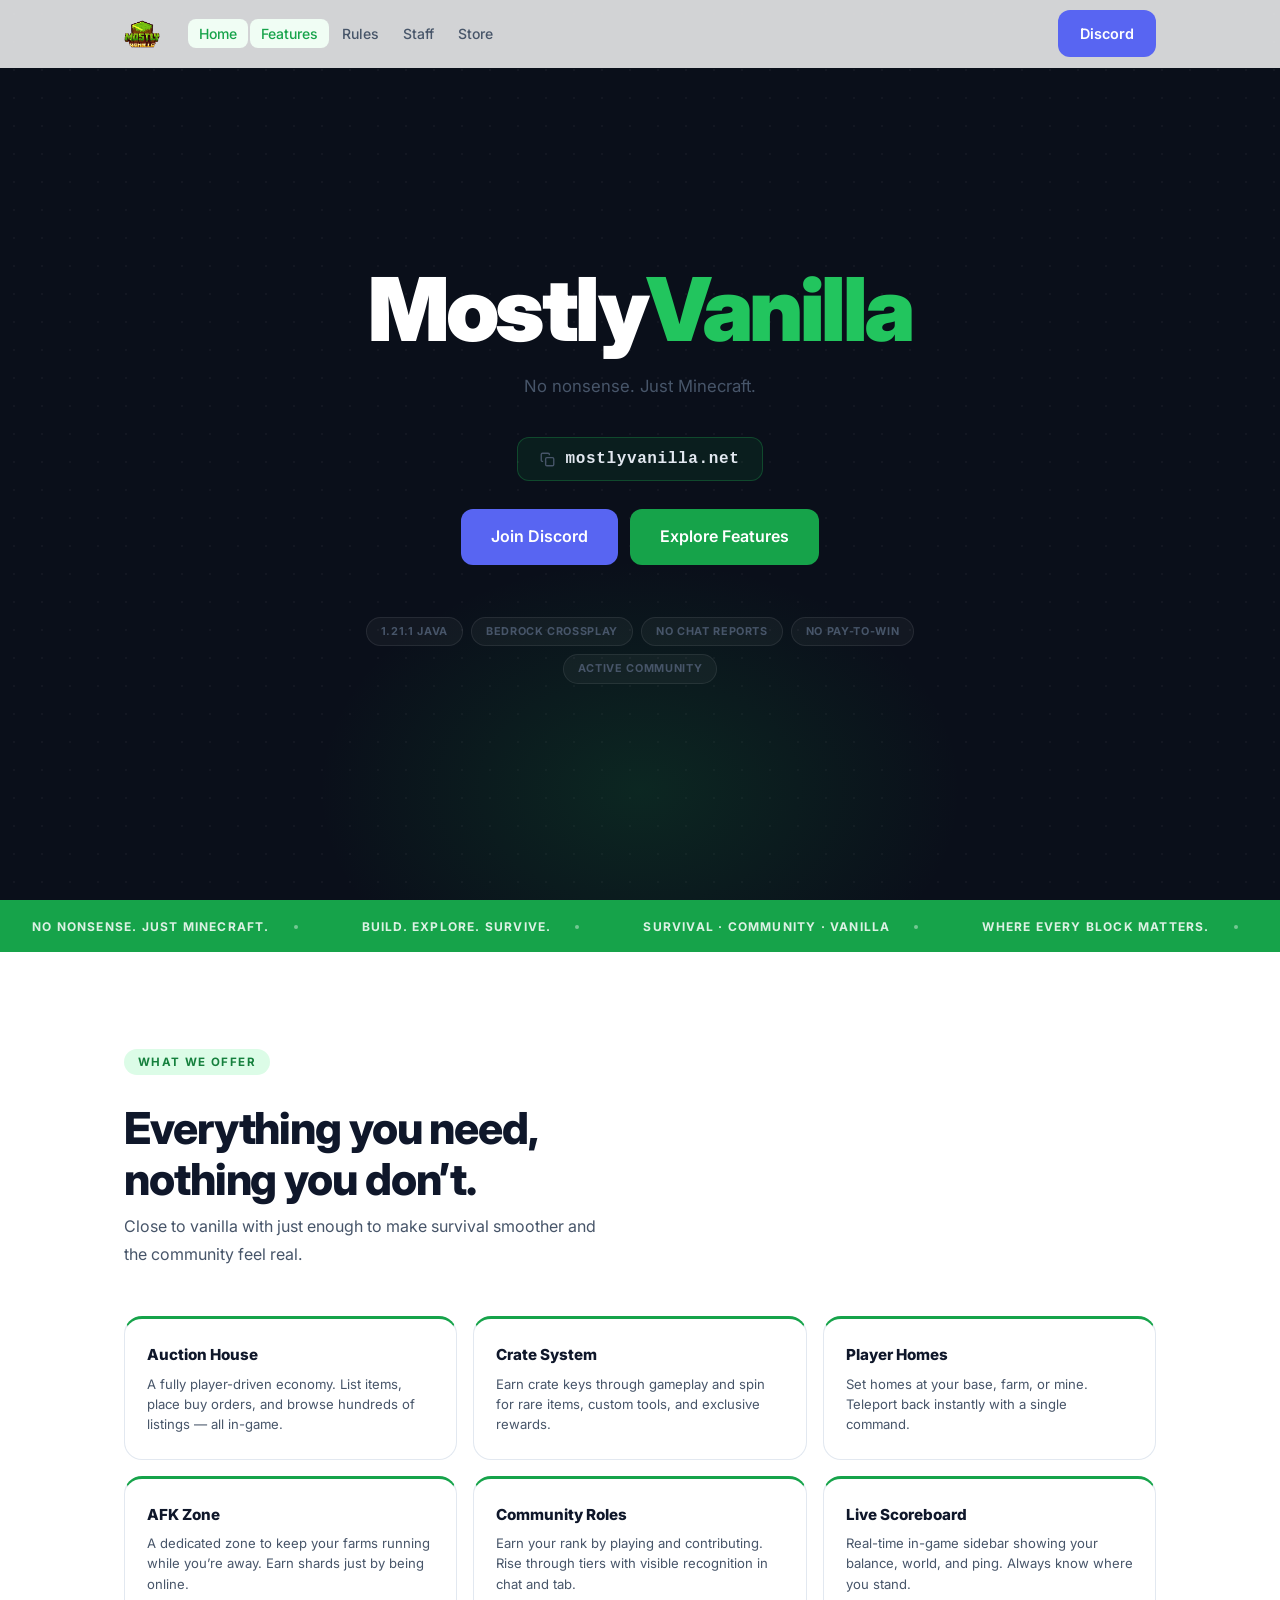
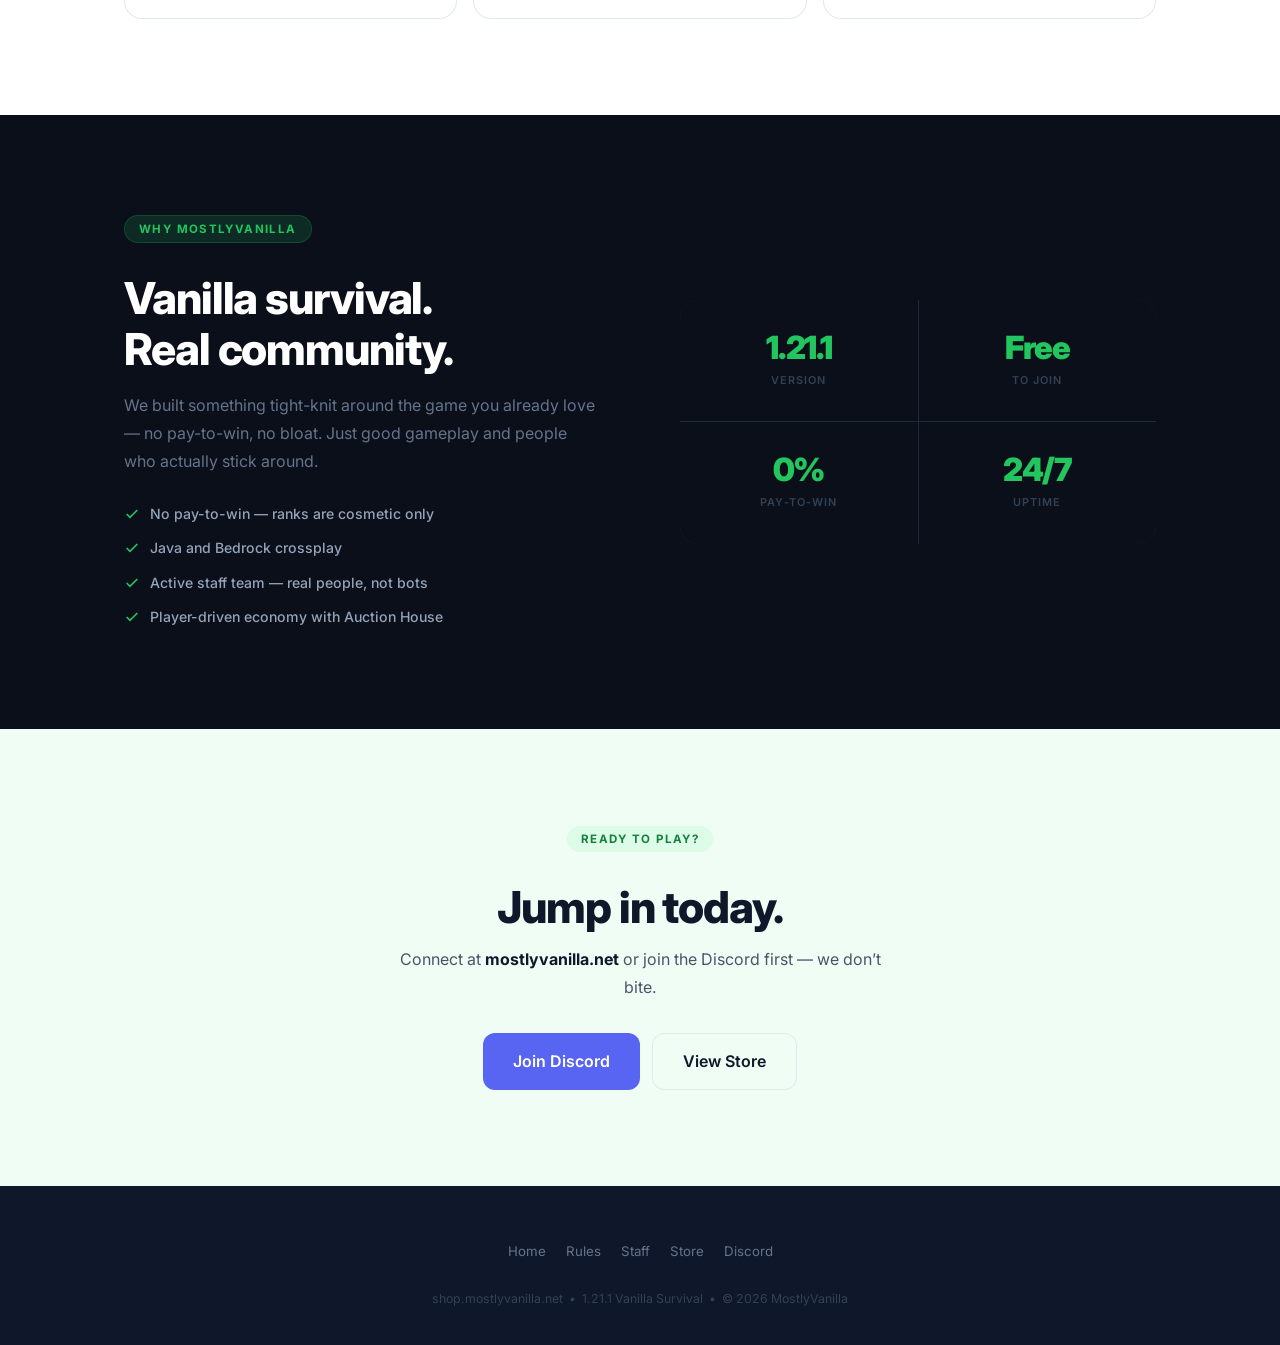
<file: index.html>
<!DOCTYPE html>
<html lang="en">
<head>
  <meta charset="UTF-8" />
  <meta name="viewport" content="width=device-width, initial-scale=1.0" />
  <title>MostlyVanilla — Survival Minecraft Server</title>
  <meta name="description" content="No nonsense. Just Minecraft. Join MostlyVanilla — a survival community server running 1.21.1 at mostlyvanilla.net" />
  <link rel="icon" type="image/png" href="server-icon.png" />
  <link rel="stylesheet" href="style.css" />
  <style>

    /* ── Hero ── */
    .hero {
      min-height: 100vh;
      display: flex;
      align-items: center;
      justify-content: center;
      text-align: center;
      background: #0a0f1a;
      padding: calc(var(--nav-h) + 64px) 24px 80px;
      position: relative;
      overflow: hidden;
    }
    .hero-bg-dots, .hero-bg-glow { display: none; }
    .hero::before {
      content: '';
      position: absolute; inset: 0;
      background-image: radial-gradient(circle, rgba(255,255,255,.035) 1px, transparent 1px);
      background-size: 28px 28px;
      pointer-events: none;
    }
    .hero::after {
      content: '';
      position: absolute;
      bottom: -140px; left: 50%; transform: translateX(-50%);
      width: 700px; height: 500px;
      background: radial-gradient(ellipse, rgba(22,163,74,.16) 0%, transparent 65%);
      pointer-events: none;
    }

    .hero-inner {
      position: relative; z-index: 1;
      max-width: 700px;
      width: 100%;
    }

    .hero-status {
      display: inline-flex;
      align-items: center;
      gap: 8px;
      background: rgba(255,255,255,.05);
      border: 1px solid rgba(255,255,255,.09);
      border-radius: 99px;
      padding: 6px 16px;
      font-size: .75rem;
      font-weight: 600;
      color: #94a3b8;
      margin-bottom: 28px;
    }

    .hero-title {
      font-size: clamp(3rem, 8vw, 5.5rem);
      font-weight: 900;
      letter-spacing: -.04em;
      line-height: .95;
      color: #fff;
      margin-bottom: 20px;
    }
    .hero-title em { font-style: normal; color: var(--green-500); }

    .hero-tagline {
      font-size: 1.05rem;
      color: #475569;
      margin-bottom: 36px;
      min-height: 1.6em;
    }

    .hero-ip {
      display: inline-flex;
      align-items: center;
      gap: 10px;
      background: rgba(22,163,74,.1);
      border: 1.5px solid rgba(34,197,94,.25);
      border-radius: 12px;
      padding: 12px 22px;
      cursor: pointer;
      font-size: 1rem;
      font-weight: 700;
      color: #e2e8f0;
      font-family: 'Courier New', monospace;
      letter-spacing: .04em;
      transition: border-color 160ms, background 160ms;
      margin-bottom: 28px;
    }
    .hero-ip:hover { border-color: var(--green-500); background: rgba(22,163,74,.18); }
    .copy-icon { color: #475569; flex-shrink: 0; }

    .hero-ctas {
      display: flex;
      gap: 12px;
      justify-content: center;
      flex-wrap: wrap;
      margin-bottom: 52px;
    }

    .hero-pills {
      display: flex;
      gap: 8px;
      justify-content: center;
      flex-wrap: wrap;
    }
    .hero-pill {
      font-size: .68rem;
      font-weight: 700;
      letter-spacing: .06em;
      text-transform: uppercase;
      color: #475569;
      background: rgba(255,255,255,.04);
      border: 1px solid rgba(255,255,255,.08);
      border-radius: 99px;
      padding: 5px 14px;
    }

    /* ── Marquee ── */
    .marquee-strip {
      background: var(--green-600);
      padding: 13px 0;
      overflow: hidden;
      white-space: nowrap;
    }
    .marquee-track {
      display: inline-flex;
      align-items: center;
      animation: marquee-scroll 28s linear infinite;
    }
    @keyframes marquee-scroll {
      from { transform: translateX(0); }
      to   { transform: translateX(-50%); }
    }
    .marquee-item {
      display: inline-flex;
      align-items: center;
      gap: 24px;
      padding: 0 32px;
      font-size: .75rem;
      font-weight: 700;
      letter-spacing: .1em;
      text-transform: uppercase;
      color: rgba(255,255,255,.85);
    }
    .marquee-sep { width: 4px; height: 4px; border-radius: 50%; background: rgba(255,255,255,.4); flex-shrink: 0; }

    /* ── Feature cards ── */
    .feat-grid {
      display: grid;
      grid-template-columns: repeat(3, 1fr);
      gap: 16px;
      margin-top: 48px;
    }
    @media (max-width: 780px) { .feat-grid { grid-template-columns: repeat(2, 1fr); } }
    @media (max-width: 480px) { .feat-grid { grid-template-columns: 1fr; } }

    .feat-card {
      background: #fff;
      border: 1.5px solid var(--border);
      border-top: 3px solid var(--green-600);
      border-radius: var(--radius-lg);
      padding: 24px 22px;
      text-align: left;
      transition: box-shadow 180ms, transform 180ms var(--ease);
    }
    .feat-card:hover { box-shadow: var(--shadow-md); transform: translateY(-2px); }
    .feat-card-title { font-size: .95rem; font-weight: 800; margin-bottom: 6px; }
    .feat-card-desc  { font-size: .82rem; color: var(--text-muted); line-height: 1.55; }

    /* ── Dark section ── */
    .dark-section { background: #0a0f1a; padding: 100px 0; }
    .dark-section h2 { color: #fff; }
    .dark-section p  { color: #64748b; }

    .dark-grid {
      display: grid;
      grid-template-columns: 1fr 1fr;
      gap: 80px;
      align-items: center;
    }
    @media (max-width: 820px) { .dark-grid { grid-template-columns: 1fr; gap: 48px; } }

    .dark-stats {
      display: grid;
      grid-template-columns: 1fr 1fr;
      gap: 1px;
      background: #1e293b;
      border-radius: var(--radius-lg);
      overflow: hidden;
    }
    .dark-stat {
      background: #0a0f1a;
      padding: 32px 24px;
      text-align: center;
    }
    .dark-stat-val   { font-size: 2rem; font-weight: 900; color: var(--green-500); letter-spacing: -.04em; line-height: 1; }
    .dark-stat-label { font-size: .68rem; font-weight: 600; letter-spacing: .1em; text-transform: uppercase; color: #334155; margin-top: 8px; }

    .dark-check { display: flex; flex-direction: column; gap: 12px; margin-top: 28px; }
    .dark-check-item { display: flex; align-items: center; gap: 10px; font-size: .88rem; font-weight: 500; color: #94a3b8; }
    .dark-check-item svg { color: var(--green-500); flex-shrink: 0; }
  </style>
</head>
<body>

  <!-- NAV -->
  <nav class="nav" id="nav">
    <div class="container nav-inner">
      <a href="index.html"><img src="server-icon.png" alt="MostlyVanilla" class="nav-logo" /></a>
      <ul class="nav-links">
        <li><a href="index.html">Home</a></li>
        <li><a href="index.html#features">Features</a></li>
        <li><a href="rules.html">Rules</a></li>
        <li><a href="staff.html">Staff</a></li>
        <li><a href="store.html">Store</a></li>
      </ul>
      <a href="https://discord.gg/9JXmgugr8D" target="_blank" rel="noopener noreferrer" class="btn btn-discord nav-discord-btn">Discord</a>
      <button class="nav-hamburger" id="hamburger" aria-label="Toggle navigation">
        <span></span><span></span><span></span>
      </button>
    </div>
  </nav>

  <div class="nav-mobile" id="mobile-nav">
    <a href="index.html">Home</a>
    <a href="index.html#features">Features</a>
    <a href="rules.html">Rules</a>
    <a href="staff.html">Staff</a>
    <a href="store.html">Store</a>
    <a href="https://discord.gg/9JXmgugr8D" target="_blank" rel="noopener noreferrer" style="color:#5865f2">Discord</a>
  </div>

  <!-- HERO -->
  <section class="hero">
    <div class="hero-inner">

      <div class="hero-status" id="server-status">
        <span class="status-dot"></span>
        <span class="status-label">Checking server…</span>
      </div>

      <h1 class="hero-title">Mostly<em>Vanilla</em></h1>

      <p class="hero-tagline" id="tagline"></p>

      <button class="hero-ip" id="ip-copy" aria-label="Copy server IP">
        <svg class="copy-icon" width="15" height="15" fill="none" stroke="currentColor" stroke-width="2.2" viewBox="0 0 24 24" aria-hidden="true">
          <rect x="9" y="9" width="13" height="13" rx="2"/><path d="M5 15H4a2 2 0 0 1-2-2V4a2 2 0 0 1 2-2h9a2 2 0 0 1 2 2v1"/>
        </svg>
        <span class="ip-text">mostlyvanilla.net</span>
      </button>

      <div class="hero-ctas">
        <a href="https://discord.gg/9JXmgugr8D" target="_blank" rel="noopener noreferrer" class="btn btn-discord btn-lg">Join Discord</a>
        <a href="#features" class="btn btn-primary btn-lg">Explore Features</a>
      </div>

      <div class="hero-pills">
        <span class="hero-pill">1.21.1 Java</span>
        <span class="hero-pill">Bedrock Crossplay</span>
        <span class="hero-pill">No Chat Reports</span>
        <span class="hero-pill">No Pay-to-Win</span>
        <span class="hero-pill">Active Community</span>
      </div>

    </div>
  </section>

  <!-- MARQUEE -->
  <div class="marquee-strip" aria-hidden="true">
    <div class="marquee-track">
      <span class="marquee-item">No nonsense. Just Minecraft.<span class="marquee-sep"></span></span>
      <span class="marquee-item">Build. Explore. Survive.<span class="marquee-sep"></span></span>
      <span class="marquee-item">Survival · Community · Vanilla<span class="marquee-sep"></span></span>
      <span class="marquee-item">Where every block matters.<span class="marquee-sep"></span></span>
      <span class="marquee-item">Mostly vanilla, fully adventure.<span class="marquee-sep"></span></span>
      <span class="marquee-item">mostlyvanilla.net<span class="marquee-sep"></span></span>
      <span class="marquee-item">No nonsense. Just Minecraft.<span class="marquee-sep"></span></span>
      <span class="marquee-item">Build. Explore. Survive.<span class="marquee-sep"></span></span>
      <span class="marquee-item">Survival · Community · Vanilla<span class="marquee-sep"></span></span>
      <span class="marquee-item">Where every block matters.<span class="marquee-sep"></span></span>
      <span class="marquee-item">Mostly vanilla, fully adventure.<span class="marquee-sep"></span></span>
      <span class="marquee-item">mostlyvanilla.net<span class="marquee-sep"></span></span>
    </div>
  </div>

  <!-- FEATURES -->
  <section class="section" id="features">
    <div class="container">
      <span class="section-label">What we offer</span>
      <h2 style="margin-top:12px;margin-bottom:8px">Everything you need,<br />nothing you don&rsquo;t.</h2>
      <p style="max-width:480px">Close to vanilla with just enough to make survival smoother and the community feel real.</p>

      <div class="feat-grid">

        <div class="feat-card">
          <div class="feat-card-title">Auction House</div>
          <div class="feat-card-desc">A fully player-driven economy. List items, place buy orders, and browse hundreds of listings — all in-game.</div>
        </div>

        <div class="feat-card">
          <div class="feat-card-title">Crate System</div>
          <div class="feat-card-desc">Earn crate keys through gameplay and spin for rare items, custom tools, and exclusive rewards.</div>
        </div>

        <div class="feat-card">
          <div class="feat-card-title">Player Homes</div>
          <div class="feat-card-desc">Set homes at your base, farm, or mine. Teleport back instantly with a single command.</div>
        </div>

        <div class="feat-card">
          <div class="feat-card-title">AFK Zone</div>
          <div class="feat-card-desc">A dedicated zone to keep your farms running while you&rsquo;re away. Earn shards just by being online.</div>
        </div>

        <div class="feat-card">
          <div class="feat-card-title">Community Roles</div>
          <div class="feat-card-desc">Earn your rank by playing and contributing. Rise through tiers with visible recognition in chat and tab.</div>
        </div>

        <div class="feat-card">
          <div class="feat-card-title">Live Scoreboard</div>
          <div class="feat-card-desc">Real-time in-game sidebar showing your balance, world, and ping. Always know where you stand.</div>
        </div>

      </div>
    </div>
  </section>

  <!-- WHY -->
  <section class="dark-section">
    <div class="container">
      <div class="dark-grid">
        <div>
          <span class="section-label" style="background:rgba(34,197,94,.15);color:var(--green-500);border:1px solid rgba(34,197,94,.2)">Why MostlyVanilla</span>
          <h2 style="margin-top:14px;margin-bottom:16px">Vanilla survival.<br />Real community.</h2>
          <p>We built something tight-knit around the game you already love — no pay-to-win, no bloat. Just good gameplay and people who actually stick around.</p>
          <div class="dark-check">
            <div class="dark-check-item">
              <svg width="16" height="16" fill="none" stroke="currentColor" stroke-width="2.5" viewBox="0 0 24 24"><polyline points="20,6 9,17 4,12"/></svg>
              No pay-to-win — ranks are cosmetic only
            </div>
            <div class="dark-check-item">
              <svg width="16" height="16" fill="none" stroke="currentColor" stroke-width="2.5" viewBox="0 0 24 24"><polyline points="20,6 9,17 4,12"/></svg>
              Java and Bedrock crossplay
            </div>
            <div class="dark-check-item">
              <svg width="16" height="16" fill="none" stroke="currentColor" stroke-width="2.5" viewBox="0 0 24 24"><polyline points="20,6 9,17 4,12"/></svg>
              Active staff team — real people, not bots
            </div>
            <div class="dark-check-item">
              <svg width="16" height="16" fill="none" stroke="currentColor" stroke-width="2.5" viewBox="0 0 24 24"><polyline points="20,6 9,17 4,12"/></svg>
              Player-driven economy with Auction House
            </div>
          </div>
        </div>
        <div class="dark-stats">
          <div class="dark-stat">
            <div class="dark-stat-val">1.21.1</div>
            <div class="dark-stat-label">Version</div>
          </div>
          <div class="dark-stat">
            <div class="dark-stat-val">Free</div>
            <div class="dark-stat-label">To Join</div>
          </div>
          <div class="dark-stat">
            <div class="dark-stat-val">0%</div>
            <div class="dark-stat-label">Pay-to-Win</div>
          </div>
          <div class="dark-stat">
            <div class="dark-stat-val">24/7</div>
            <div class="dark-stat-label">Uptime</div>
          </div>
        </div>
      </div>
    </div>
  </section>

  <!-- CTA -->
  <section class="section section-alt" style="text-align:center">
    <div class="container" style="max-width:560px">
      <span class="section-label">Ready to play?</span>
      <h2 style="margin-top:14px;margin-bottom:12px">Jump in today.</h2>
      <p style="margin-bottom:32px">Connect at <strong style="color:var(--text)">mostlyvanilla.net</strong> or join the Discord first — we don&rsquo;t bite.</p>
      <div style="display:flex;gap:12px;justify-content:center;flex-wrap:wrap">
        <a href="https://discord.gg/9JXmgugr8D" target="_blank" rel="noopener noreferrer" class="btn btn-discord btn-lg">Join Discord</a>
        <a href="store.html" class="btn btn-outline btn-lg">View Store</a>
      </div>
    </div>
  </section>

  <!-- FOOTER -->
  <footer class="footer">
    <div class="container footer-inner">
      <ul class="footer-links">
        <li><a href="index.html">Home</a></li>
        <li><a href="rules.html">Rules</a></li>
        <li><a href="staff.html">Staff</a></li>
        <li><a href="store.html">Store</a></li>
        <li><a href="https://discord.gg/9JXmgugr8D" target="_blank" rel="noopener noreferrer">Discord</a></li>
      </ul>
      <p class="footer-copy">shop.mostlyvanilla.net &nbsp;&bull;&nbsp; 1.21.1 Vanilla Survival &nbsp;&bull;&nbsp; &copy; 2026 MostlyVanilla</p>
    </div>
  </footer>

  <script src="script.js"></script>
</body>
</html>
</file>
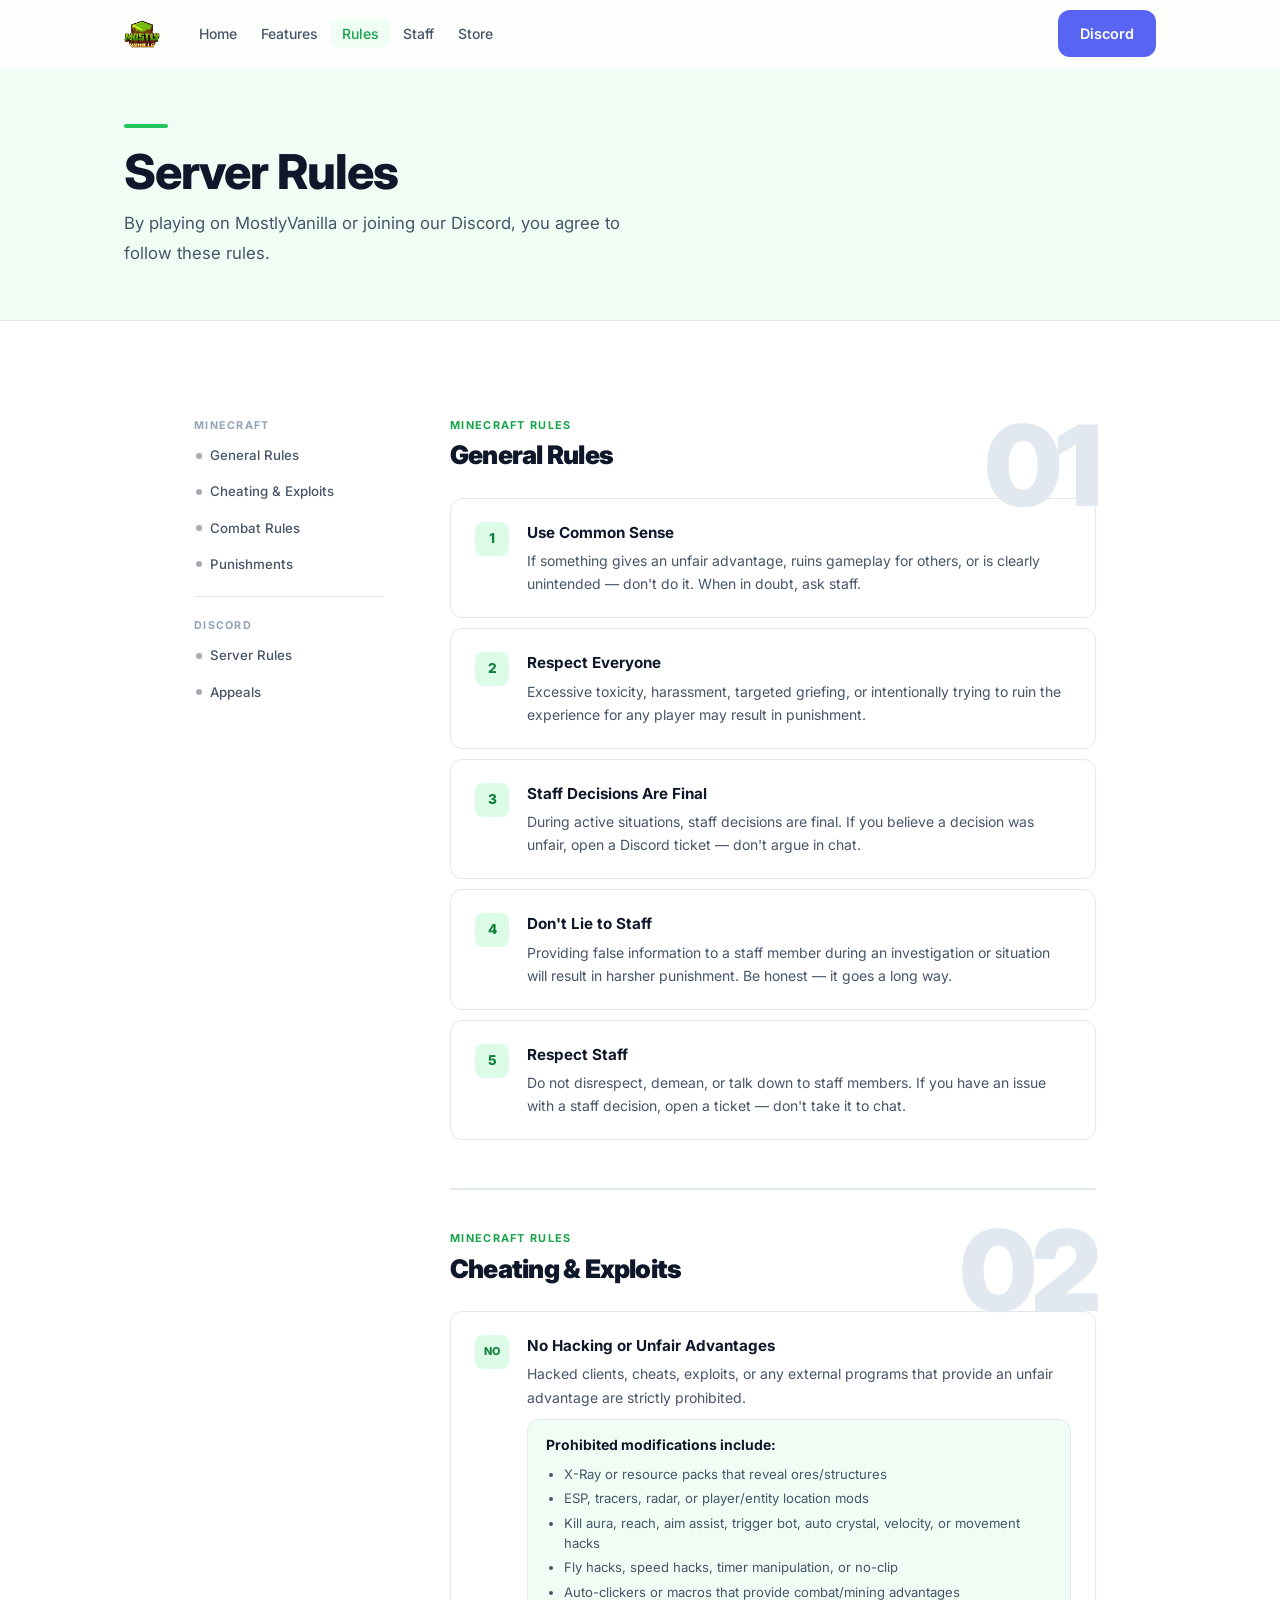
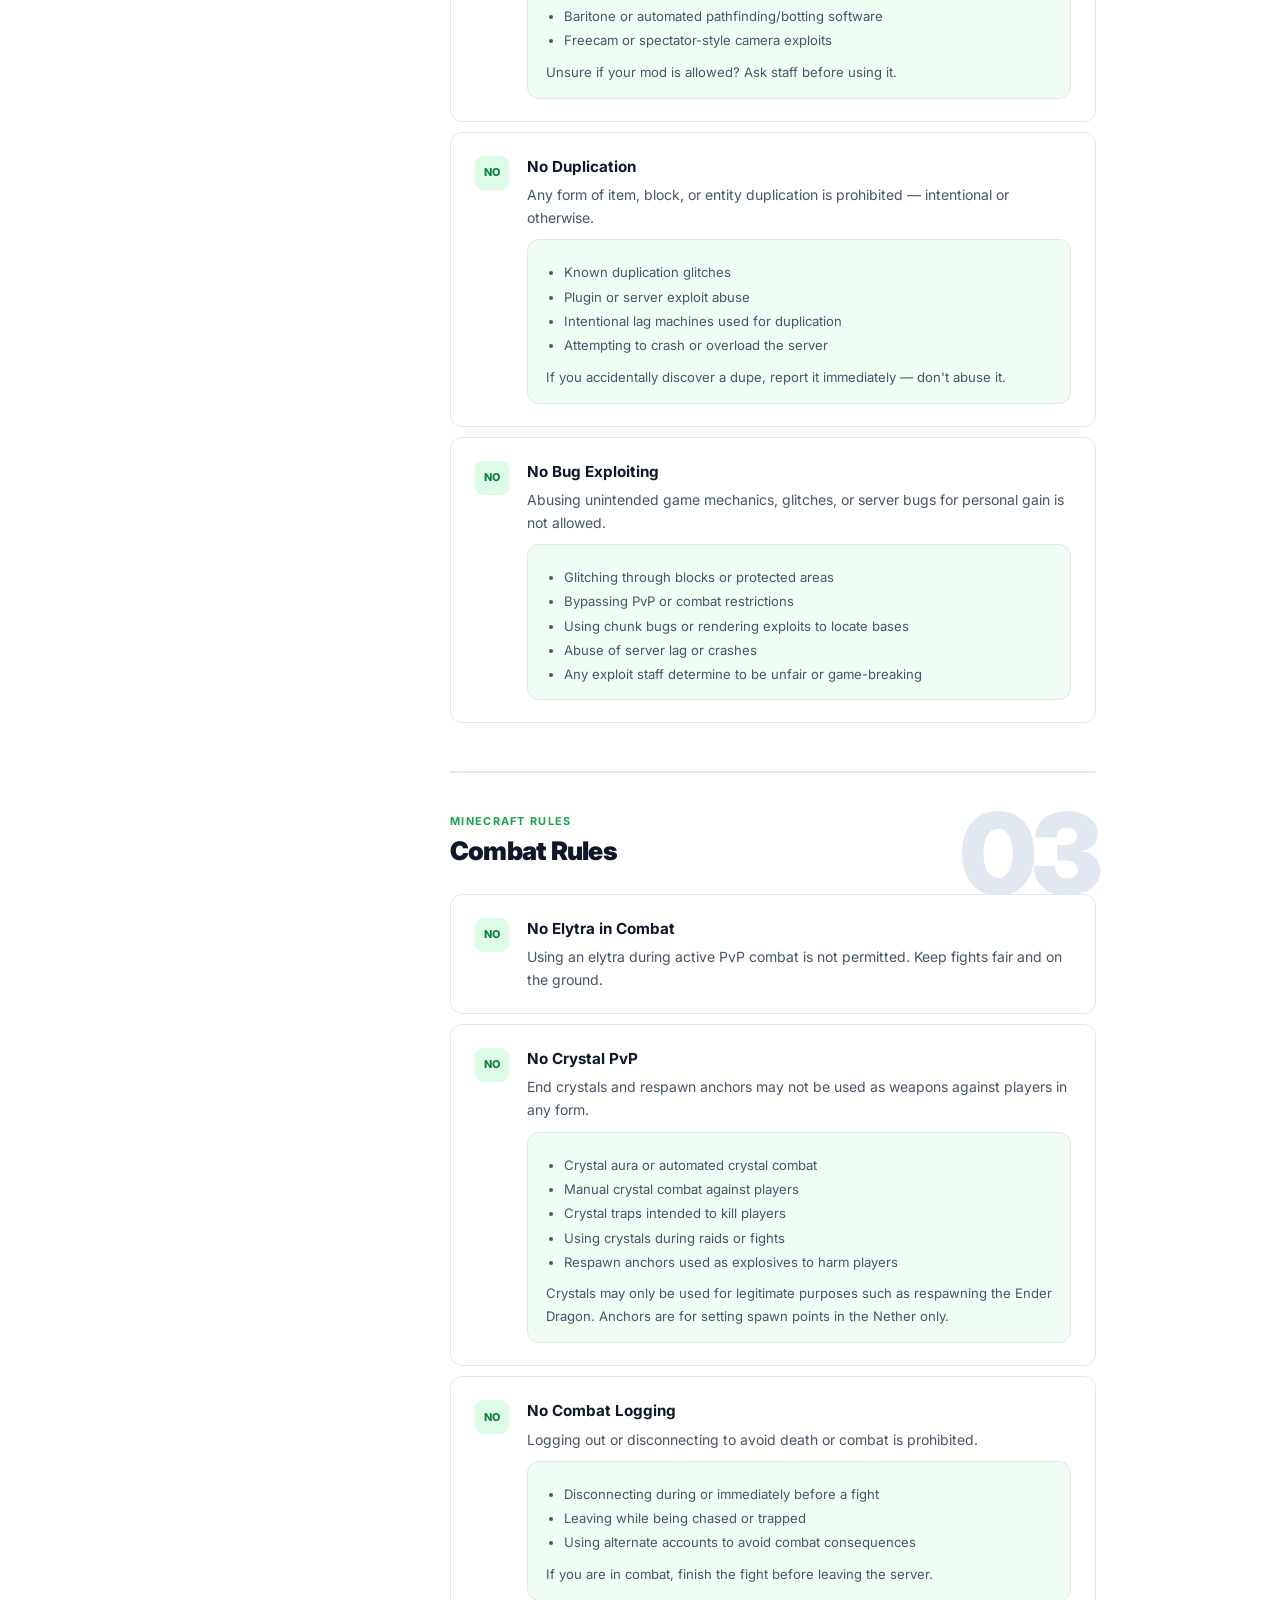
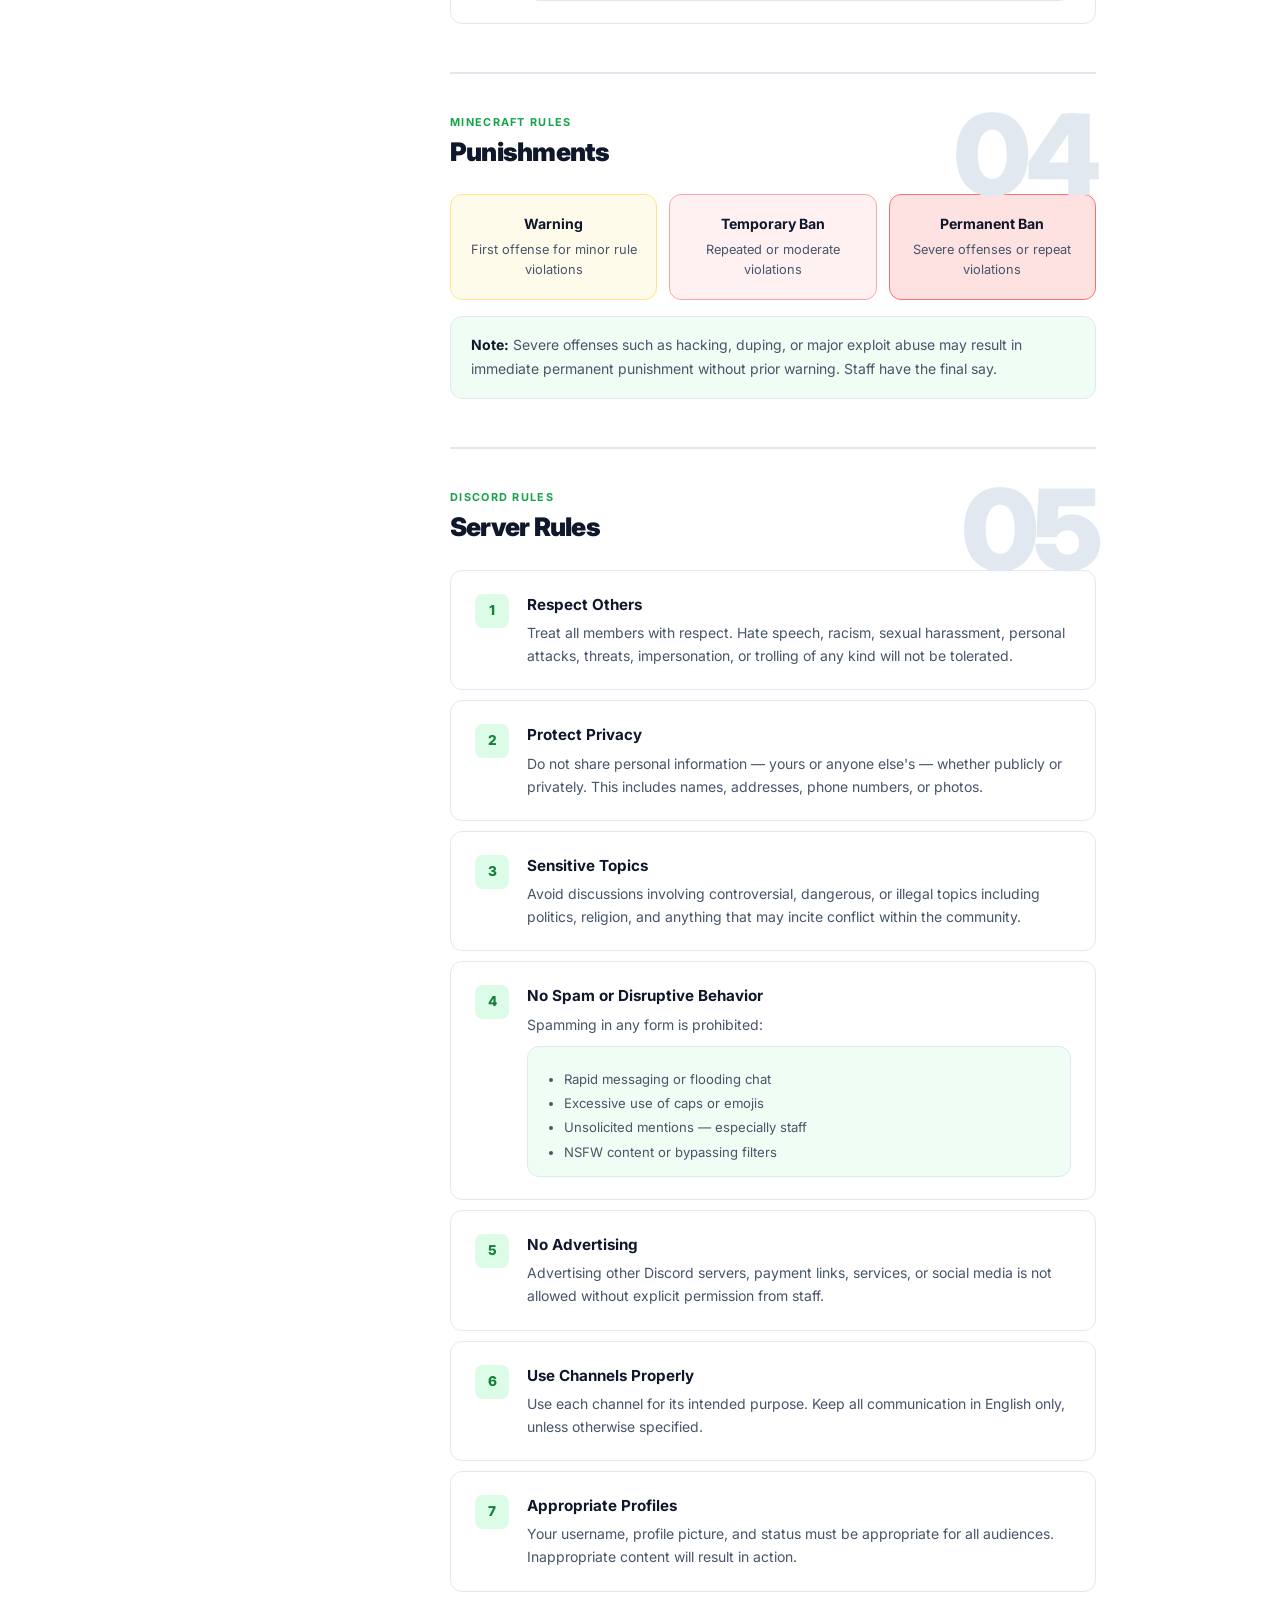
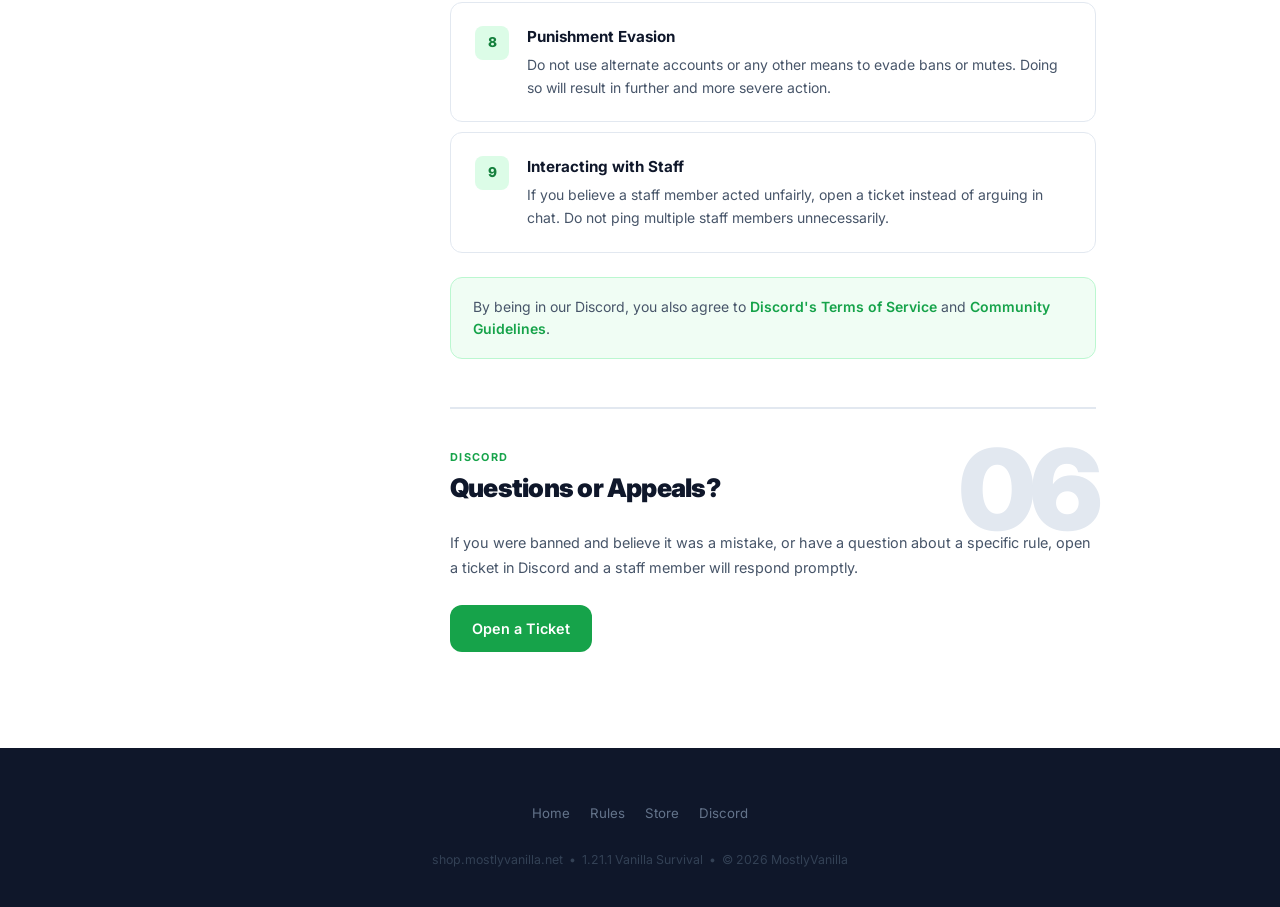
<file: rules.html>
<!DOCTYPE html>
<html lang="en">
<head>
  <meta charset="UTF-8" />
  <meta name="viewport" content="width=device-width, initial-scale=1.0" />
  <title>Rules — MostlyVanilla</title>
  <meta name="description" content="MostlyVanilla server rules — read before you play." />
  <link rel="icon" type="image/png" href="server-icon.png" />
  <link rel="stylesheet" href="style.css" />
  <style>
    /* ── Sidebar layout ── */
    .rules-layout {
      display: grid;
      grid-template-columns: 210px 1fr;
      gap: 56px;
      align-items: start;
    }
    .rules-sidebar {
      position: sticky;
      top: calc(var(--nav-h) + 28px);
    }
    .rules-sidebar-section {
      font-size: .67rem;
      font-weight: 700;
      letter-spacing: .12em;
      text-transform: uppercase;
      color: var(--text-subtle);
      padding: 0 10px;
      margin-bottom: 4px;
      margin-top: 20px;
    }
    .rules-sidebar-section:first-child { margin-top: 0; }
    .rules-sidebar-link {
      display: flex;
      align-items: center;
      gap: 8px;
      padding: 7px 10px;
      border-radius: 9px;
      font-size: .83rem;
      font-weight: 500;
      color: var(--text-muted);
      text-decoration: none;
      border-left: 2px solid transparent;
      transition: background 150ms, color 150ms, border-color 150ms;
      margin-bottom: 1px;
    }
    .rules-sidebar-link:hover { background: var(--bg-alt); color: var(--text); }
    .rules-sidebar-link.active { color: var(--green-600); background: var(--green-100); border-left-color: var(--green-600); font-weight: 600; }
    .rules-sidebar-dot {
      width: 6px; height: 6px; border-radius: 50%;
      background: currentColor; flex-shrink: 0; opacity: .5;
    }
    .rules-sidebar-divider {
      height: 1px; background: var(--border); margin: 14px 10px;
    }

    @media (max-width: 780px) {
      .rules-layout { grid-template-columns: 1fr; }
      .rules-sidebar { display: none; }
    }

    /* ── Rule items ── */
    .rules-section-title {
      font-size: 1.25rem;
      font-weight: 800;
      letter-spacing: -0.02em;
      margin-bottom: 16px;
      margin-top: 56px;
      display: flex;
      align-items: center;
      gap: 10px;
    }
    .rules-section-title:first-child { margin-top: 0; }
    .rules-section-title svg { color: var(--green-600); flex-shrink: 0; }

    /* Section headings with decorative number */
    .rules-chapter {
      border-top: 2px solid var(--border);
      padding-top: 40px;
      margin-top: 48px;
      position: relative;
    }
    .rules-chapter:first-of-type { border-top: none; padding-top: 0; margin-top: 0; }
    .rules-chapter-label {
      font-size: .68rem;
      font-weight: 700;
      letter-spacing: .12em;
      text-transform: uppercase;
      color: var(--green-600);
      margin-bottom: 6px;
      position: relative;
      z-index: 1;
    }
    .rules-chapter h2 {
      font-size: 1.6rem;
      font-weight: 900;
      letter-spacing: -.03em;
      margin-bottom: 28px;
      position: relative;
      z-index: 1;
    }
    .rules-chapter[data-num]::before {
      content: attr(data-num);
      position: absolute;
      top: 24px;
      right: 0;
      font-size: 7rem;
      font-weight: 900;
      color: var(--border);
      letter-spacing: -.05em;
      line-height: 1;
      pointer-events: none;
      user-select: none;
      z-index: 0;
    }
    .rules-chapter:first-of-type[data-num]::before { top: -8px; }

    .sub-rule {
      margin-top: 10px;
      padding: 14px 18px;
      background: var(--bg-alt);
      border: 1.5px solid var(--border);
      border-radius: var(--radius);
    }
    .sub-rule-title { font-weight: 700; font-size: .875rem; margin-bottom: 6px; }
    .sub-rule p { font-size: .83rem; }
    .sub-rule ul {
      margin-top: 8px;
      padding-left: 18px;
      display: flex;
      flex-direction: column;
      gap: 4px;
    }
    .sub-rule ul li { font-size: .82rem; color: var(--text-muted); line-height: 1.55; }

    .punish-grid {
      display: grid;
      grid-template-columns: repeat(3, 1fr);
      gap: 12px;
      margin-top: 10px;
    }
    @media (max-width: 560px) { .punish-grid { grid-template-columns: 1fr; } }
    .punish-card {
      border: 1.5px solid var(--border);
      border-radius: var(--radius);
      padding: 18px;
      text-align: center;
    }
    .punish-card .p-label { font-weight: 700; font-size: .88rem; margin-bottom: 4px; }
    .punish-card .p-desc { font-size: .8rem; color: var(--text-muted); }
    .punish-warn { border-color: #fde68a; background: #fffbeb; }
    .punish-ban  { border-color: #fca5a5; background: #fff1f2; }
    .punish-perm { border-color: #f87171; background: #fee2e2; }
  </style>
</head>
<body>

  <!-- NAV -->
  <nav class="nav" id="nav">
    <div class="container nav-inner">
      <a href="index.html"><img src="server-icon.png" alt="MostlyVanilla" class="nav-logo" /></a>
      <ul class="nav-links">
        <li><a href="index.html">Home</a></li>
        <li><a href="index.html#features">Features</a></li>
        <li><a href="rules.html">Rules</a></li>
        <li><a href="staff.html">Staff</a></li>
        <li><a href="store.html">Store</a></li>
      </ul>
      <a href="https://discord.gg/9JXmgugr8D" target="_blank" rel="noopener noreferrer" class="btn btn-discord nav-discord-btn">Discord</a>
      <button class="nav-hamburger" id="hamburger" aria-label="Toggle navigation">
        <span></span><span></span><span></span>
      </button>
    </div>
  </nav>

  <div class="nav-mobile" id="mobile-nav">
    <a href="index.html">Home</a>
    <a href="index.html#features">Features</a>
    <a href="rules.html">Rules</a>
    <a href="staff.html">Staff</a>
    <a href="store.html">Store</a>
    <a href="https://discord.gg/9JXmgugr8D" target="_blank" rel="noopener noreferrer" style="color:#5865f2">Discord</a>
  </div>

  <!-- PAGE HERO -->
  <section class="page-hero">
    <div class="container">
      <div class="divider"></div>
      <h1>Server Rules</h1>
      <p>By playing on MostlyVanilla or joining our Discord, you agree to follow these rules.</p>
    </div>
  </section>

  <!-- RULES CONTENT -->
  <section class="section">
    <div class="container" style="max-width:960px">
      <div class="rules-layout">

        <!-- SIDEBAR -->
        <aside class="rules-sidebar">
          <div class="rules-sidebar-section">Minecraft</div>
          <a href="#mc-general"   class="rules-sidebar-link" data-anchor="mc-general">  <span class="rules-sidebar-dot"></span>General Rules</a>
          <a href="#mc-cheating"  class="rules-sidebar-link" data-anchor="mc-cheating"> <span class="rules-sidebar-dot"></span>Cheating &amp; Exploits</a>
          <a href="#mc-combat"    class="rules-sidebar-link" data-anchor="mc-combat">   <span class="rules-sidebar-dot"></span>Combat Rules</a>
          <a href="#mc-punish"    class="rules-sidebar-link" data-anchor="mc-punish">   <span class="rules-sidebar-dot"></span>Punishments</a>
          <div class="rules-sidebar-divider"></div>
          <div class="rules-sidebar-section">Discord</div>
          <a href="#dc-rules"     class="rules-sidebar-link" data-anchor="dc-rules">    <span class="rules-sidebar-dot"></span>Server Rules</a>
          <a href="#dc-appeal"    class="rules-sidebar-link" data-anchor="dc-appeal">   <span class="rules-sidebar-dot"></span>Appeals</a>
        </aside>

        <!-- CONTENT -->
        <div class="rules-content">

          <!-- ── MINECRAFT ── -->
          <div class="rules-chapter" id="mc-general" data-num="01">
            <div class="rules-chapter-label">Minecraft Rules</div>
            <h2>General Rules</h2>

            <div class="rules-list">
              <div class="rule-item">
                <div class="rule-num">1</div>
                <div>
                  <div class="rule-title">Use Common Sense</div>
                  <div class="rule-desc">If something gives an unfair advantage, ruins gameplay for others, or is clearly unintended — don't do it. When in doubt, ask staff.</div>
                </div>
              </div>
              <div class="rule-item">
                <div class="rule-num">2</div>
                <div>
                  <div class="rule-title">Respect Everyone</div>
                  <div class="rule-desc">Excessive toxicity, harassment, targeted griefing, or intentionally trying to ruin the experience for any player may result in punishment.</div>
                </div>
              </div>
              <div class="rule-item">
                <div class="rule-num">3</div>
                <div>
                  <div class="rule-title">Staff Decisions Are Final</div>
                  <div class="rule-desc">During active situations, staff decisions are final. If you believe a decision was unfair, open a Discord ticket — don't argue in chat.</div>
                </div>
              </div>
              <div class="rule-item">
                <div class="rule-num">4</div>
                <div>
                  <div class="rule-title">Don't Lie to Staff</div>
                  <div class="rule-desc">Providing false information to a staff member during an investigation or situation will result in harsher punishment. Be honest — it goes a long way.</div>
                </div>
              </div>
              <div class="rule-item">
                <div class="rule-num">5</div>
                <div>
                  <div class="rule-title">Respect Staff</div>
                  <div class="rule-desc">Do not disrespect, demean, or talk down to staff members. If you have an issue with a staff decision, open a ticket — don't take it to chat.</div>
                </div>
              </div>
            </div>
          </div>

          <div class="rules-chapter" id="mc-cheating" data-num="02">
            <div class="rules-chapter-label">Minecraft Rules</div>
            <h2>Cheating &amp; Exploits</h2>

            <div class="rules-list">
              <div class="rule-item">
                <div class="rule-num" style="font-size:.68rem;letter-spacing:-.02em">NO</div>
                <div style="flex:1">
                  <div class="rule-title">No Hacking or Unfair Advantages</div>
                  <div class="rule-desc">Hacked clients, cheats, exploits, or any external programs that provide an unfair advantage are strictly prohibited.</div>
                  <div class="sub-rule">
                    <div class="sub-rule-title">Prohibited modifications include:</div>
                    <ul>
                      <li>X-Ray or resource packs that reveal ores/structures</li>
                      <li>ESP, tracers, radar, or player/entity location mods</li>
                      <li>Kill aura, reach, aim assist, trigger bot, auto crystal, velocity, or movement hacks</li>
                      <li>Fly hacks, speed hacks, timer manipulation, or no-clip</li>
                      <li>Auto-clickers or macros that provide combat/mining advantages</li>
                      <li>Baritone or automated pathfinding/botting software</li>
                      <li>Freecam or spectator-style camera exploits</li>
                    </ul>
                    <p style="margin-top:10px;font-size:.82rem;color:var(--text-muted)">Unsure if your mod is allowed? Ask staff before using it.</p>
                  </div>
                </div>
              </div>
              <div class="rule-item">
                <div class="rule-num" style="font-size:.68rem;letter-spacing:-.02em">NO</div>
                <div style="flex:1">
                  <div class="rule-title">No Duplication</div>
                  <div class="rule-desc">Any form of item, block, or entity duplication is prohibited — intentional or otherwise.</div>
                  <div class="sub-rule">
                    <ul>
                      <li>Known duplication glitches</li>
                      <li>Plugin or server exploit abuse</li>
                      <li>Intentional lag machines used for duplication</li>
                      <li>Attempting to crash or overload the server</li>
                    </ul>
                    <p style="margin-top:10px;font-size:.82rem;color:var(--text-muted)">If you accidentally discover a dupe, report it immediately — don't abuse it.</p>
                  </div>
                </div>
              </div>
              <div class="rule-item">
                <div class="rule-num" style="font-size:.68rem;letter-spacing:-.02em">NO</div>
                <div style="flex:1">
                  <div class="rule-title">No Bug Exploiting</div>
                  <div class="rule-desc">Abusing unintended game mechanics, glitches, or server bugs for personal gain is not allowed.</div>
                  <div class="sub-rule">
                    <ul>
                      <li>Glitching through blocks or protected areas</li>
                      <li>Bypassing PvP or combat restrictions</li>
                      <li>Using chunk bugs or rendering exploits to locate bases</li>
                      <li>Abuse of server lag or crashes</li>
                      <li>Any exploit staff determine to be unfair or game-breaking</li>
                    </ul>
                  </div>
                </div>
              </div>
            </div>
          </div>

          <div class="rules-chapter" id="mc-combat" data-num="03">
            <div class="rules-chapter-label">Minecraft Rules</div>
            <h2>Combat Rules</h2>

            <div class="rules-list">
              <div class="rule-item">
                <div class="rule-num" style="font-size:.68rem;letter-spacing:-.02em">NO</div>
                <div>
                  <div class="rule-title">No Elytra in Combat</div>
                  <div class="rule-desc">Using an elytra during active PvP combat is not permitted. Keep fights fair and on the ground.</div>
                </div>
              </div>
              <div class="rule-item">
                <div class="rule-num" style="font-size:.68rem;letter-spacing:-.02em">NO</div>
                <div style="flex:1">
                  <div class="rule-title">No Crystal PvP</div>
                  <div class="rule-desc">End crystals and respawn anchors may not be used as weapons against players in any form.</div>
                  <div class="sub-rule">
                    <ul>
                      <li>Crystal aura or automated crystal combat</li>
                      <li>Manual crystal combat against players</li>
                      <li>Crystal traps intended to kill players</li>
                      <li>Using crystals during raids or fights</li>
                      <li>Respawn anchors used as explosives to harm players</li>
                    </ul>
                    <p style="margin-top:10px;font-size:.82rem;color:var(--text-muted)">Crystals may only be used for legitimate purposes such as respawning the Ender Dragon. Anchors are for setting spawn points in the Nether only.</p>
                  </div>
                </div>
              </div>
              <div class="rule-item">
                <div class="rule-num" style="font-size:.68rem;letter-spacing:-.02em">NO</div>
                <div style="flex:1">
                  <div class="rule-title">No Combat Logging</div>
                  <div class="rule-desc">Logging out or disconnecting to avoid death or combat is prohibited.</div>
                  <div class="sub-rule">
                    <ul>
                      <li>Disconnecting during or immediately before a fight</li>
                      <li>Leaving while being chased or trapped</li>
                      <li>Using alternate accounts to avoid combat consequences</li>
                    </ul>
                    <p style="margin-top:10px;font-size:.82rem;color:var(--text-muted)">If you are in combat, finish the fight before leaving the server.</p>
                  </div>
                </div>
              </div>
            </div>
          </div>

          <div class="rules-chapter" id="mc-punish" data-num="04">
            <div class="rules-chapter-label">Minecraft Rules</div>
            <h2>Punishments</h2>
            <div class="punish-grid">
              <div class="punish-card punish-warn">
                <div class="p-label">Warning</div>
                <div class="p-desc">First offense for minor rule violations</div>
              </div>
              <div class="punish-card punish-ban">
                <div class="p-label">Temporary Ban</div>
                <div class="p-desc">Repeated or moderate violations</div>
              </div>
              <div class="punish-card punish-perm">
                <div class="p-label">Permanent Ban</div>
                <div class="p-desc">Severe offenses or repeat violations</div>
              </div>
            </div>
            <p style="margin-top:16px;font-size:.875rem;color:var(--text-muted);background:var(--bg-alt);border:1.5px solid var(--border);border-radius:var(--radius);padding:16px 20px">
              <strong style="color:var(--text)">Note:</strong> Severe offenses such as hacking, duping, or major exploit abuse may result in immediate permanent punishment without prior warning. Staff have the final say.
            </p>
          </div>

          <!-- ── DISCORD ── -->
          <div class="rules-chapter" id="dc-rules" data-num="05">
            <div class="rules-chapter-label">Discord Rules</div>
            <h2>Server Rules</h2>

            <div class="rules-list">
              <div class="rule-item">
                <div class="rule-num">1</div>
                <div>
                  <div class="rule-title">Respect Others</div>
                  <div class="rule-desc">Treat all members with respect. Hate speech, racism, sexual harassment, personal attacks, threats, impersonation, or trolling of any kind will not be tolerated.</div>
                </div>
              </div>
              <div class="rule-item">
                <div class="rule-num">2</div>
                <div>
                  <div class="rule-title">Protect Privacy</div>
                  <div class="rule-desc">Do not share personal information — yours or anyone else's — whether publicly or privately. This includes names, addresses, phone numbers, or photos.</div>
                </div>
              </div>
              <div class="rule-item">
                <div class="rule-num">3</div>
                <div>
                  <div class="rule-title">Sensitive Topics</div>
                  <div class="rule-desc">Avoid discussions involving controversial, dangerous, or illegal topics including politics, religion, and anything that may incite conflict within the community.</div>
                </div>
              </div>
              <div class="rule-item">
                <div class="rule-num">4</div>
                <div style="flex:1">
                  <div class="rule-title">No Spam or Disruptive Behavior</div>
                  <div class="rule-desc">Spamming in any form is prohibited:</div>
                  <div class="sub-rule" style="margin-top:10px">
                    <ul>
                      <li>Rapid messaging or flooding chat</li>
                      <li>Excessive use of caps or emojis</li>
                      <li>Unsolicited mentions — especially staff</li>
                      <li>NSFW content or bypassing filters</li>
                    </ul>
                  </div>
                </div>
              </div>
              <div class="rule-item">
                <div class="rule-num">5</div>
                <div>
                  <div class="rule-title">No Advertising</div>
                  <div class="rule-desc">Advertising other Discord servers, payment links, services, or social media is not allowed without explicit permission from staff.</div>
                </div>
              </div>
              <div class="rule-item">
                <div class="rule-num">6</div>
                <div>
                  <div class="rule-title">Use Channels Properly</div>
                  <div class="rule-desc">Use each channel for its intended purpose. Keep all communication in English only, unless otherwise specified.</div>
                </div>
              </div>
              <div class="rule-item">
                <div class="rule-num">7</div>
                <div>
                  <div class="rule-title">Appropriate Profiles</div>
                  <div class="rule-desc">Your username, profile picture, and status must be appropriate for all audiences. Inappropriate content will result in action.</div>
                </div>
              </div>
              <div class="rule-item">
                <div class="rule-num">8</div>
                <div>
                  <div class="rule-title">Punishment Evasion</div>
                  <div class="rule-desc">Do not use alternate accounts or any other means to evade bans or mutes. Doing so will result in further and more severe action.</div>
                </div>
              </div>
              <div class="rule-item">
                <div class="rule-num">9</div>
                <div>
                  <div class="rule-title">Interacting with Staff</div>
                  <div class="rule-desc">If you believe a staff member acted unfairly, open a ticket instead of arguing in chat. Do not ping multiple staff members unnecessarily.</div>
                </div>
              </div>
            </div>

            <div style="margin-top:24px;background:var(--bg-alt);border:1.5px solid var(--border-green);border-radius:var(--radius);padding:18px 22px;font-size:.875rem;color:var(--text-muted)">
              By being in our Discord, you also agree to <a href="https://discord.com/terms" target="_blank" rel="noopener noreferrer" style="color:var(--green-600);font-weight:600">Discord's Terms of Service</a> and <a href="https://discord.com/guidelines" target="_blank" rel="noopener noreferrer" style="color:var(--green-600);font-weight:600">Community Guidelines</a>.
            </div>
          </div>

          <!-- Appeal -->
          <div class="rules-chapter" id="dc-appeal" data-num="06">
            <div class="rules-chapter-label">Discord</div>
            <h2>Questions or Appeals?</h2>
            <p style="font-size:.9rem;margin-bottom:24px">If you were banned and believe it was a mistake, or have a question about a specific rule, open a ticket in Discord and a staff member will respond promptly.</p>
            <a href="https://discord.gg/9JXmgugr8D" target="_blank" rel="noopener noreferrer" class="btn btn-primary">Open a Ticket</a>
          </div>

        </div><!-- /rules-content -->
      </div><!-- /rules-layout -->
    </div>
  </section>

  <!-- FOOTER -->
  <footer class="footer">
    <div class="container footer-inner">
      <ul class="footer-links">
        <li><a href="index.html">Home</a></li>
        <li><a href="rules.html">Rules</a></li>
        <li><a href="store.html">Store</a></li>
        <li><a href="https://discord.gg/9JXmgugr8D" target="_blank" rel="noopener noreferrer">Discord</a></li>
      </ul>
      <p class="footer-copy">shop.mostlyvanilla.net &nbsp;&bull;&nbsp; 1.21.1 Vanilla Survival &nbsp;&bull;&nbsp; &copy; 2026 MostlyVanilla</p>
    </div>
  </footer>

  <script src="script.js"></script>
  <script>
    // Highlight sidebar link as user scrolls
    const anchors = document.querySelectorAll('[id]');
    const sidebarLinks = document.querySelectorAll('.rules-sidebar-link[data-anchor]');
    function updateActive() {
      let current = '';
      anchors.forEach(el => {
        if (el.getBoundingClientRect().top <= 120) current = el.id;
      });
      sidebarLinks.forEach(link => {
        link.classList.toggle('active', link.dataset.anchor === current);
      });
    }
    window.addEventListener('scroll', updateActive, { passive: true });
    updateActive();
  </script>
</body>
</html>
</file>
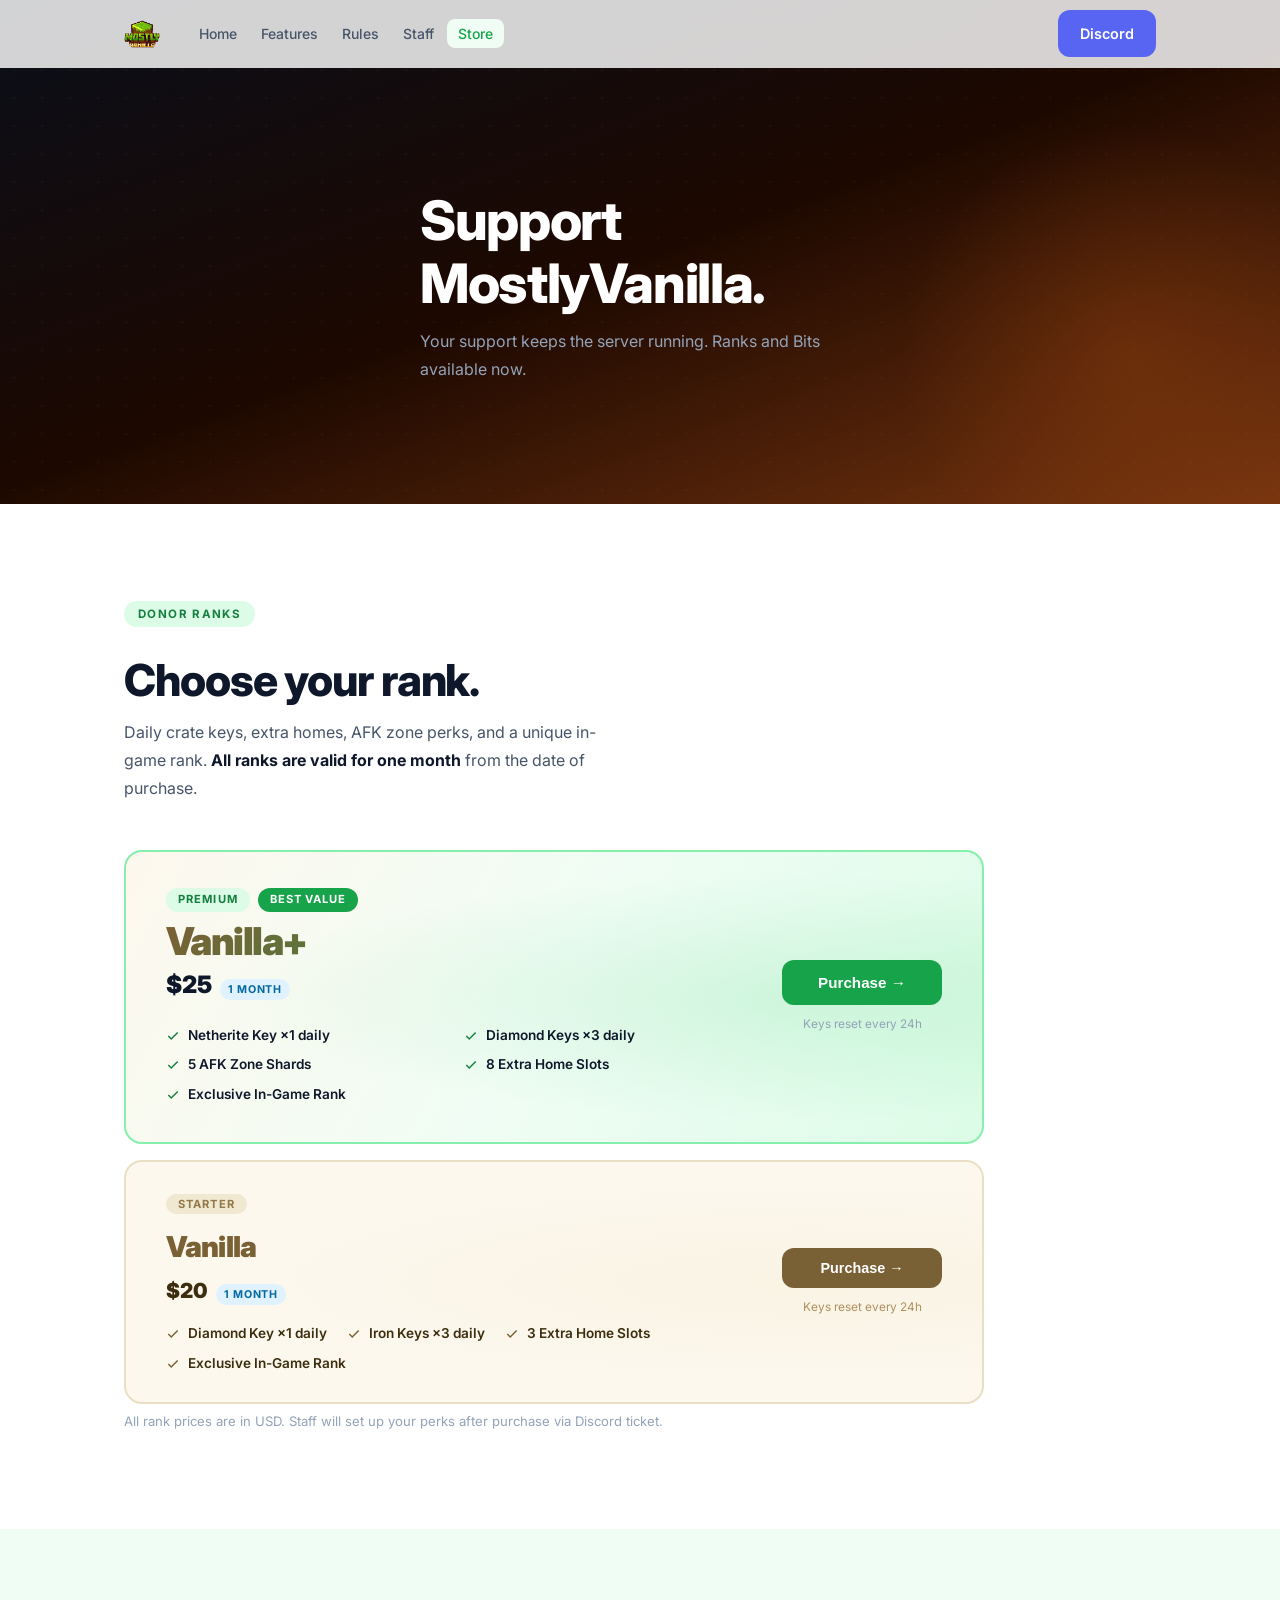
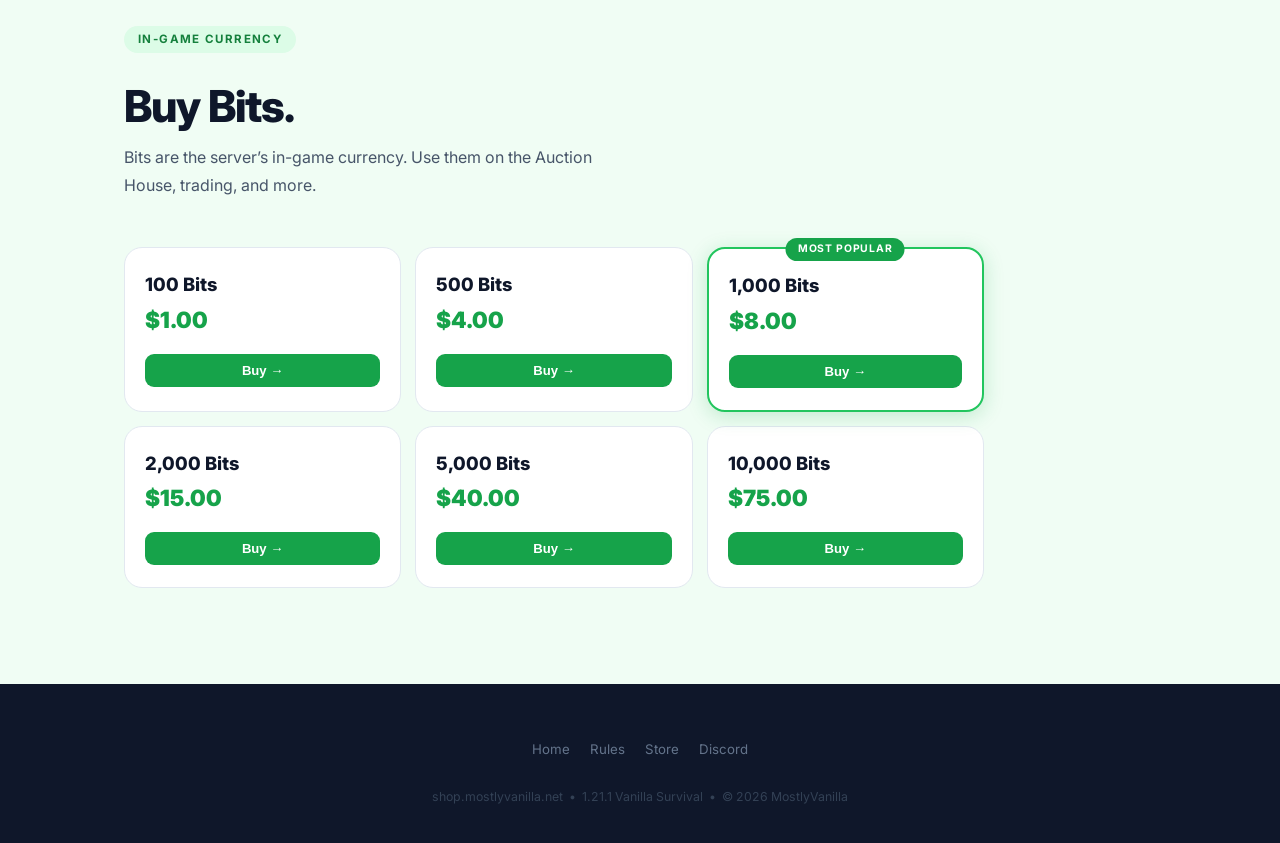
<file: store.html>
<!DOCTYPE html>
<html lang="en">
<head>
  <meta charset="UTF-8" />
  <meta name="viewport" content="width=device-width, initial-scale=1.0" />
  <title>Store — MostlyVanilla</title>
  <meta name="description" content="Support MostlyVanilla. Browse available ranks and open a Discord ticket to purchase." />
  <link rel="icon" type="image/png" href="server-icon.png" />
  <link rel="stylesheet" href="style.css" />
  <style>
    /* ── Purchase Modal ── */
    .modal-backdrop {
      display: none;
      position: fixed;
      inset: 0;
      background: rgba(15,23,42,.5);
      backdrop-filter: blur(4px);
      -webkit-backdrop-filter: blur(4px);
      z-index: 200;
      align-items: center;
      justify-content: center;
      padding: 24px;
    }
    .modal-backdrop.open { display: flex; }

    .modal {
      background: #fff;
      border-radius: 20px;
      padding: 40px;
      max-width: 480px;
      width: 100%;
      position: relative;
      box-shadow: 0 24px 64px rgba(0,0,0,.18);
      animation: modalIn .2s var(--ease) both;
    }
    @keyframes modalIn {
      from { opacity: 0; transform: scale(.96) translateY(8px); }
      to   { opacity: 1; transform: scale(1) translateY(0); }
    }

    .modal-close {
      position: absolute;
      top: 16px; right: 16px;
      width: 32px; height: 32px;
      border: none; background: var(--surface);
      border-radius: 8px; cursor: pointer;
      display: flex; align-items: center; justify-content: center;
      color: var(--text-muted);
      transition: background 160ms, color 160ms;
    }
    .modal-close:hover { background: var(--border); color: var(--text); }

    .modal-rank-label {
      display: inline-block;
      font-size: .72rem;
      font-weight: 700;
      letter-spacing: .1em;
      text-transform: uppercase;
      padding: 3px 12px;
      border-radius: 99px;
      margin-bottom: 6px;
    }
    .modal-rank-label.vanilla  { background: #f0e8d0; color: #7a6035; }
    .modal-rank-label.vanillaplus { background: var(--green-100); color: var(--green-700); }

    .modal h3 { font-size: 1.3rem; margin-bottom: 24px; }

    .modal-steps { display: flex; flex-direction: column; gap: 16px; margin-bottom: 28px; }
    .modal-step { display: flex; gap: 14px; align-items: flex-start; }
    .modal-step-num {
      flex-shrink: 0;
      width: 30px; height: 30px;
      background: var(--green-600);
      color: #fff;
      border-radius: 8px;
      font-size: .85rem;
      font-weight: 800;
      display: flex; align-items: center; justify-content: center;
      margin-top: 1px;
    }
    .modal-step-title { font-weight: 700; font-size: .9rem; margin-bottom: 2px; }
    .modal-step-desc { font-size: .83rem; color: var(--text-muted); line-height: 1.55; }

    .modal-note {
      font-size: .78rem;
      color: var(--text-subtle);
      text-align: center;
      margin-top: 12px;
    }

    @media (max-width: 520px) {
      .modal { padding: 28px 24px; }
    }
  </style>
</head>
<body>

  <!-- NAV -->
  <nav class="nav" id="nav">
    <div class="container nav-inner">
      <a href="index.html"><img src="server-icon.png" alt="MostlyVanilla" class="nav-logo" /></a>
      <ul class="nav-links">
        <li><a href="index.html">Home</a></li>
        <li><a href="index.html#features">Features</a></li>
        <li><a href="rules.html">Rules</a></li>
        <li><a href="staff.html">Staff</a></li>
        <li><a href="store.html">Store</a></li>
      </ul>
      <a href="https://discord.gg/9JXmgugr8D" target="_blank" rel="noopener noreferrer" class="btn btn-discord nav-discord-btn">Discord</a>
      <button class="nav-hamburger" id="hamburger" aria-label="Toggle navigation">
        <span></span><span></span><span></span>
      </button>
    </div>
  </nav>

  <div class="nav-mobile" id="mobile-nav">
    <a href="index.html">Home</a>
    <a href="index.html#features">Features</a>
    <a href="rules.html">Rules</a>
    <a href="staff.html">Staff</a>
    <a href="store.html">Store</a>
    <a href="https://discord.gg/9JXmgugr8D" target="_blank" rel="noopener noreferrer" style="color:#5865f2">Discord</a>
  </div>

  <!-- STORE OPENING: merged hero + sale -->
  <section style="background:linear-gradient(160deg,#0a0f1a 0%,#1c0800 50%,#78350f 100%);min-height:56vh;display:flex;align-items:center;padding:calc(var(--nav-h) + 80px) 0 80px;position:relative;overflow:hidden">
    <div style="position:absolute;inset:0;background-image:radial-gradient(circle,rgba(255,255,255,.03) 1px,transparent 1px);background-size:28px 28px;pointer-events:none"></div>
    <div style="position:absolute;bottom:-100px;right:-100px;width:500px;height:500px;background:radial-gradient(circle,rgba(146,64,14,.4) 0%,transparent 65%);pointer-events:none"></div>
    <div class="container" style="position:relative;z-index:1">
      <div>
        <h1 style="color:#fff;margin-bottom:12px;font-size:clamp(2rem,5vw,3.4rem)">Support<br />MostlyVanilla.</h1>
        <p style="color:#94a3b8;font-size:1rem;max-width:440px;margin-bottom:0">Your support keeps the server running. Ranks and Bits available now.</p>
      </div>
    </div>
  </section>

  <!-- RANKS -->
  <section class="section">
    <div class="container">
      <span class="section-label">Donor Ranks</span>
      <h2 style="margin-top:12px;margin-bottom:12px">Choose your rank.</h2>
      <p style="max-width:500px;margin-bottom:48px">Daily crate keys, extra homes, AFK zone perks, and a unique in-game rank. <strong style="color:var(--text)">All ranks are valid for one month</strong> from the date of purchase.</p>

      <div style="display:flex;flex-direction:column;gap:16px;max-width:860px">

        <!-- Vanilla+ — featured full-width horizontal card -->
        <div style="background:linear-gradient(120deg,#fdf8ee 0%,#f0fdf4 50%,#dcfce7 100%);border:2px solid #86efac;border-radius:var(--radius-lg);padding:36px 40px;position:relative;overflow:hidden">
          <div style="position:absolute;inset:0;background:radial-gradient(ellipse at 80% 50%,rgba(34,197,94,.13),transparent 60%);pointer-events:none"></div>
          <div style="display:grid;grid-template-columns:1fr auto;gap:40px;align-items:center;position:relative">
            <!-- Left -->
            <div>
              <div style="display:flex;align-items:center;gap:8px;margin-bottom:10px">
                <span style="font-size:.7rem;font-weight:700;letter-spacing:.1em;text-transform:uppercase;color:var(--green-700);background:var(--green-100);border-radius:99px;padding:3px 12px">Premium</span>
                <span style="font-size:.7rem;font-weight:700;letter-spacing:.08em;text-transform:uppercase;color:#fff;background:var(--green-600);border-radius:99px;padding:3px 12px">Best Value</span>
              </div>
              <div style="font-size:2.4rem;font-weight:900;letter-spacing:-.04em;line-height:1;margin-bottom:6px;background:linear-gradient(135deg,#7a6035,#16a34a);-webkit-background-clip:text;-webkit-text-fill-color:transparent;background-clip:text">Vanilla+</div>
              <div style="display:flex;align-items:baseline;gap:8px;margin-bottom:20px;flex-wrap:wrap">
                <span style="font-size:1.5rem;font-weight:900;color:#0f172a">$25</span>
                <span style="font-size:.67rem;font-weight:700;letter-spacing:.06em;text-transform:uppercase;background:#e0f2fe;color:#0369a1;border-radius:99px;padding:2px 8px">1 Month</span>
              </div>
              <div style="display:grid;grid-template-columns:1fr 1fr;gap:8px 20px">
                <div style="display:flex;align-items:center;gap:8px"><svg width="14" height="14" fill="none" stroke="var(--green-700)" stroke-width="2.5" viewBox="0 0 24 24" style="flex-shrink:0"><polyline points="20,6 9,17 4,12"/></svg><span style="font-size:.85rem;color:#0f172a;font-weight:600">Netherite Key &times;1 daily</span></div>
                <div style="display:flex;align-items:center;gap:8px"><svg width="14" height="14" fill="none" stroke="var(--green-700)" stroke-width="2.5" viewBox="0 0 24 24" style="flex-shrink:0"><polyline points="20,6 9,17 4,12"/></svg><span style="font-size:.85rem;color:#0f172a;font-weight:600">Diamond Keys &times;3 daily</span></div>
                <div style="display:flex;align-items:center;gap:8px"><svg width="14" height="14" fill="none" stroke="var(--green-700)" stroke-width="2.5" viewBox="0 0 24 24" style="flex-shrink:0"><polyline points="20,6 9,17 4,12"/></svg><span style="font-size:.85rem;color:#0f172a;font-weight:600">5 AFK Zone Shards</span></div>
                <div style="display:flex;align-items:center;gap:8px"><svg width="14" height="14" fill="none" stroke="var(--green-700)" stroke-width="2.5" viewBox="0 0 24 24" style="flex-shrink:0"><polyline points="20,6 9,17 4,12"/></svg><span style="font-size:.85rem;color:#0f172a;font-weight:600">8 Extra Home Slots</span></div>
                <div style="display:flex;align-items:center;gap:8px"><svg width="14" height="14" fill="none" stroke="var(--green-700)" stroke-width="2.5" viewBox="0 0 24 24" style="flex-shrink:0"><polyline points="20,6 9,17 4,12"/></svg><span style="font-size:.85rem;color:#0f172a;font-weight:600">Exclusive In-Game Rank</span></div>
              </div>
            </div>
            <!-- Right: CTA -->
            <div style="display:flex;flex-direction:column;align-items:center;gap:10px;min-width:160px">
              <button onclick="openModal('vanilla+')" style="display:inline-flex;align-items:center;justify-content:center;width:100%;padding:14px 24px;background:var(--green-600);color:#fff;border:none;border-radius:var(--radius);font-size:.95rem;font-weight:700;cursor:pointer;transition:background 180ms,transform 180ms,box-shadow 180ms;white-space:nowrap" onmouseover="this.style.background='#15803d';this.style.transform='translateY(-2px)';this.style.boxShadow='var(--shadow-green)'" onmouseout="this.style.background='var(--green-600)';this.style.transform='';this.style.boxShadow=''">
                Purchase &rarr;
              </button>
              <span style="font-size:.74rem;color:var(--text-subtle);text-align:center">Keys reset every 24h</span>
            </div>
          </div>
        </div>

        <!-- Vanilla — smaller secondary card -->
        <div style="background:#fdf8ee;border:2px solid #e8dfc5;border-radius:var(--radius-lg);padding:28px 40px;position:relative;overflow:hidden">
          <div style="position:absolute;inset:0;background:radial-gradient(ellipse at 80% 50%,rgba(245,240,220,.6),transparent 60%);pointer-events:none"></div>
          <div style="display:grid;grid-template-columns:1fr auto;gap:40px;align-items:center;position:relative">
            <!-- Left -->
            <div>
              <div style="margin-bottom:8px">
                <span style="font-size:.7rem;font-weight:700;letter-spacing:.1em;text-transform:uppercase;color:#92784a;background:#f0e8d0;border-radius:99px;padding:3px 12px">Starter</span>
              </div>
              <div style="font-size:1.8rem;font-weight:900;color:#7a6035;letter-spacing:-.03em;margin-bottom:4px">Vanilla</div>
              <div style="display:flex;align-items:baseline;gap:8px;margin-bottom:16px;flex-wrap:wrap">
                <span style="font-size:1.3rem;font-weight:900;color:#3d2e10">$20</span>
                <span style="font-size:.67rem;font-weight:700;letter-spacing:.06em;text-transform:uppercase;background:#e0f2fe;color:#0369a1;border-radius:99px;padding:2px 8px">1 Month</span>
              </div>
              <div style="display:flex;flex-wrap:wrap;gap:8px 20px">
                <div style="display:flex;align-items:center;gap:8px"><svg width="14" height="14" fill="none" stroke="#7a6035" stroke-width="2.5" viewBox="0 0 24 24" style="flex-shrink:0"><polyline points="20,6 9,17 4,12"/></svg><span style="font-size:.85rem;color:#3d2e10;font-weight:600">Diamond Key &times;1 daily</span></div>
                <div style="display:flex;align-items:center;gap:8px"><svg width="14" height="14" fill="none" stroke="#7a6035" stroke-width="2.5" viewBox="0 0 24 24" style="flex-shrink:0"><polyline points="20,6 9,17 4,12"/></svg><span style="font-size:.85rem;color:#3d2e10;font-weight:600">Iron Keys &times;3 daily</span></div>
                <div style="display:flex;align-items:center;gap:8px"><svg width="14" height="14" fill="none" stroke="#7a6035" stroke-width="2.5" viewBox="0 0 24 24" style="flex-shrink:0"><polyline points="20,6 9,17 4,12"/></svg><span style="font-size:.85rem;color:#3d2e10;font-weight:600">3 Extra Home Slots</span></div>
                <div style="display:flex;align-items:center;gap:8px"><svg width="14" height="14" fill="none" stroke="#7a6035" stroke-width="2.5" viewBox="0 0 24 24" style="flex-shrink:0"><polyline points="20,6 9,17 4,12"/></svg><span style="font-size:.85rem;color:#3d2e10;font-weight:600">Exclusive In-Game Rank</span></div>
              </div>
            </div>
            <!-- Right: CTA -->
            <div style="display:flex;flex-direction:column;align-items:center;gap:10px;min-width:160px">
              <button onclick="openModal('vanilla')" style="display:inline-flex;align-items:center;justify-content:center;width:100%;padding:12px 24px;background:#7a6035;color:#fff;border:none;border-radius:var(--radius);font-size:.9rem;font-weight:700;cursor:pointer;transition:background 180ms,transform 180ms;white-space:nowrap" onmouseover="this.style.background='#5c4827';this.style.transform='translateY(-1px)'" onmouseout="this.style.background='#7a6035';this.style.transform=''">
                Purchase &rarr;
              </button>
              <span style="font-size:.74rem;color:#b09060;text-align:center">Keys reset every 24h</span>
            </div>
          </div>
        </div>

      </div>

      <p style="font-size:.82rem;color:var(--text-subtle);margin-top:6px">All rank prices are in USD. Staff will set up your perks after purchase via Discord ticket.</p>
    </div>
  </section>

  <!-- BITS -->
  <section class="section section-alt">
    <div class="container">
      <span class="section-label">In-Game Currency</span>
      <h2 style="margin-top:12px;margin-bottom:12px">Buy Bits.</h2>
      <p style="max-width:500px;margin-bottom:48px">Bits are the server&rsquo;s in-game currency. Use them on the Auction House, trading, and more.</p>

      <div style="display:grid;grid-template-columns:repeat(3,1fr);gap:14px;max-width:860px">

        <div style="background:#fff;border:1.5px solid var(--border);border-radius:var(--radius-lg);padding:22px 20px;transition:border-color 200ms,box-shadow 200ms,transform 200ms" onmouseover="this.style.borderColor='var(--border-green)';this.style.boxShadow='var(--shadow-md)';this.style.transform='translateY(-2px)'" onmouseout="this.style.borderColor='var(--border)';this.style.boxShadow='';this.style.transform=''">
          <div style="font-size:1.15rem;font-weight:800;color:var(--text);margin-bottom:2px">100 Bits</div>
          <div style="font-size:1.4rem;font-weight:900;color:var(--green-600);margin-bottom:16px">$1.00</div>
          <button onclick="openModal('bits')" style="width:100%;padding:9px;background:var(--green-600);color:#fff;border:none;border-radius:9px;font-size:.82rem;font-weight:600;cursor:pointer;transition:background 160ms" onmouseover="this.style.background='#15803d'" onmouseout="this.style.background='var(--green-600)'">Buy &rarr;</button>
        </div>

        <div style="background:#fff;border:1.5px solid var(--border);border-radius:var(--radius-lg);padding:22px 20px;transition:border-color 200ms,box-shadow 200ms,transform 200ms" onmouseover="this.style.borderColor='var(--border-green)';this.style.boxShadow='var(--shadow-md)';this.style.transform='translateY(-2px)'" onmouseout="this.style.borderColor='var(--border)';this.style.boxShadow='';this.style.transform=''">
          <div style="font-size:1.15rem;font-weight:800;color:var(--text);margin-bottom:2px">500 Bits</div>
          <div style="font-size:1.4rem;font-weight:900;color:var(--green-600);margin-bottom:16px">$4.00</div>
          <button onclick="openModal('bits')" style="width:100%;padding:9px;background:var(--green-600);color:#fff;border:none;border-radius:9px;font-size:.82rem;font-weight:600;cursor:pointer;transition:background 160ms" onmouseover="this.style.background='#15803d'" onmouseout="this.style.background='var(--green-600)'">Buy &rarr;</button>
        </div>

        <div style="background:#fff;border:2px solid var(--green-500);border-radius:var(--radius-lg);padding:22px 20px;position:relative;box-shadow:var(--shadow-green);transition:box-shadow 200ms,transform 200ms" onmouseover="this.style.transform='translateY(-2px)'" onmouseout="this.style.transform=''">
          <div style="position:absolute;top:-11px;left:50%;transform:translateX(-50%);background:var(--green-600);color:#fff;font-size:.65rem;font-weight:700;letter-spacing:.08em;text-transform:uppercase;padding:3px 12px;border-radius:99px;white-space:nowrap">Most Popular</div>
          <div style="font-size:1.15rem;font-weight:800;color:var(--text);margin-bottom:2px">1,000 Bits</div>
          <div style="font-size:1.4rem;font-weight:900;color:var(--green-600);margin-bottom:16px">$8.00</div>
          <button onclick="openModal('bits')" style="width:100%;padding:9px;background:var(--green-600);color:#fff;border:none;border-radius:9px;font-size:.82rem;font-weight:600;cursor:pointer;transition:background 160ms" onmouseover="this.style.background='#15803d'" onmouseout="this.style.background='var(--green-600)'">Buy &rarr;</button>
        </div>

        <div style="background:#fff;border:1.5px solid var(--border);border-radius:var(--radius-lg);padding:22px 20px;transition:border-color 200ms,box-shadow 200ms,transform 200ms" onmouseover="this.style.borderColor='var(--border-green)';this.style.boxShadow='var(--shadow-md)';this.style.transform='translateY(-2px)'" onmouseout="this.style.borderColor='var(--border)';this.style.boxShadow='';this.style.transform=''">
          <div style="font-size:1.15rem;font-weight:800;color:var(--text);margin-bottom:2px">2,000 Bits</div>
          <div style="font-size:1.4rem;font-weight:900;color:var(--green-600);margin-bottom:16px">$15.00</div>
          <button onclick="openModal('bits')" style="width:100%;padding:9px;background:var(--green-600);color:#fff;border:none;border-radius:9px;font-size:.82rem;font-weight:600;cursor:pointer;transition:background 160ms" onmouseover="this.style.background='#15803d'" onmouseout="this.style.background='var(--green-600)'">Buy &rarr;</button>
        </div>

        <div style="background:#fff;border:1.5px solid var(--border);border-radius:var(--radius-lg);padding:22px 20px;transition:border-color 200ms,box-shadow 200ms,transform 200ms" onmouseover="this.style.borderColor='var(--border-green)';this.style.boxShadow='var(--shadow-md)';this.style.transform='translateY(-2px)'" onmouseout="this.style.borderColor='var(--border)';this.style.boxShadow='';this.style.transform=''">
          <div style="font-size:1.15rem;font-weight:800;color:var(--text);margin-bottom:2px">5,000 Bits</div>
          <div style="font-size:1.4rem;font-weight:900;color:var(--green-600);margin-bottom:16px">$40.00</div>
          <button onclick="openModal('bits')" style="width:100%;padding:9px;background:var(--green-600);color:#fff;border:none;border-radius:9px;font-size:.82rem;font-weight:600;cursor:pointer;transition:background 160ms" onmouseover="this.style.background='#15803d'" onmouseout="this.style.background='var(--green-600)'">Buy &rarr;</button>
        </div>

        <div style="background:#fff;border:1.5px solid var(--border);border-radius:var(--radius-lg);padding:22px 20px;transition:border-color 200ms,box-shadow 200ms,transform 200ms" onmouseover="this.style.borderColor='var(--border-green)';this.style.boxShadow='var(--shadow-md)';this.style.transform='translateY(-2px)'" onmouseout="this.style.borderColor='var(--border)';this.style.boxShadow='';this.style.transform=''">
          <div style="font-size:1.15rem;font-weight:800;color:var(--text);margin-bottom:2px">10,000 Bits</div>
          <div style="font-size:1.4rem;font-weight:900;color:var(--green-600);margin-bottom:16px">$75.00</div>
          <button onclick="openModal('bits')" style="width:100%;padding:9px;background:var(--green-600);color:#fff;border:none;border-radius:9px;font-size:.82rem;font-weight:600;cursor:pointer;transition:background 160ms" onmouseover="this.style.background='#15803d'" onmouseout="this.style.background='var(--green-600)'">Buy &rarr;</button>
        </div>

      </div>
    </div>
  </section>

  <!-- PURCHASE MODAL -->
  <div class="modal-backdrop" id="modal-backdrop" onclick="handleBackdropClick(event)">
    <div class="modal" role="dialog" aria-modal="true" aria-labelledby="modal-title">
      <button class="modal-close" onclick="closeModal()" aria-label="Close">
        <svg width="14" height="14" fill="none" stroke="currentColor" stroke-width="2.5" viewBox="0 0 24 24"><line x1="18" y1="6" x2="6" y2="18"/><line x1="6" y1="6" x2="18" y2="18"/></svg>
      </button>

      <span class="modal-rank-label" id="modal-rank-label">Rank</span>
      <h3 id="modal-title">How to Purchase</h3>

      <div class="modal-steps">
        <div class="modal-step">
          <div class="modal-step-num">1</div>
          <div>
            <div class="modal-step-title">Join our Discord</div>
            <div class="modal-step-desc">If you haven&rsquo;t already, join the MostlyVanilla Discord server using the button below.</div>
          </div>
        </div>
        <div class="modal-step">
          <div class="modal-step-num">2</div>
          <div>
            <div class="modal-step-title">Open a ticket</div>
            <div class="modal-step-desc">Head to <strong>#tickets</strong> and open a support ticket. Tell us which rank you want and your in-game username.</div>
          </div>
        </div>
        <div class="modal-step">
          <div class="modal-step-num">3</div>
          <div>
            <div class="modal-step-title">Pay &amp; receive</div>
            <div class="modal-step-desc">A staff member will send you a PayPal invoice. Pay by card or PayPal — no account needed. Once payment is confirmed, a staff member will set up your rank and perks.</div>
          </div>
        </div>
      </div>

      <a href="https://discord.gg/9JXmgugr8D" target="_blank" rel="noopener noreferrer" class="btn btn-discord btn-lg" style="width:100%;justify-content:center">
        Open a Ticket on Discord
      </a>
      <p class="modal-note">No PayPal account needed &mdash; pay directly by card.</p>
    </div>
  </div>

  <!-- FOOTER -->
  <footer class="footer">
    <div class="container footer-inner">
      <ul class="footer-links">
        <li><a href="index.html">Home</a></li>
        <li><a href="rules.html">Rules</a></li>
        <li><a href="store.html">Store</a></li>
        <li><a href="https://discord.gg/9JXmgugr8D" target="_blank" rel="noopener noreferrer">Discord</a></li>
      </ul>
      <p class="footer-copy">shop.mostlyvanilla.net &nbsp;&bull;&nbsp; 1.21.1 Vanilla Survival &nbsp;&bull;&nbsp; &copy; 2026 MostlyVanilla</p>
    </div>
  </footer>

  <script src="script.js"></script>
  <script>
    function openModal(type) {
      const backdrop = document.getElementById('modal-backdrop');
      const label = document.getElementById('modal-rank-label');
      const title = document.getElementById('modal-title');
      if (type === 'vanilla+') {
        label.textContent = 'Vanilla+';
        label.className = 'modal-rank-label vanillaplus';
        title.textContent = 'Purchasing Vanilla+';
      } else if (type === 'bits') {
        label.textContent = 'Bits';
        label.className = 'modal-rank-label vanillaplus';
        title.textContent = 'Purchasing Bits';
      } else {
        label.textContent = 'Vanilla';
        label.className = 'modal-rank-label vanilla';
        title.textContent = 'Purchasing Vanilla';
      }
      backdrop.classList.add('open');
      document.body.style.overflow = 'hidden';
    }

    function closeModal() {
      document.getElementById('modal-backdrop').classList.remove('open');
      document.body.style.overflow = '';
    }

    function handleBackdropClick(e) {
      if (e.target === document.getElementById('modal-backdrop')) closeModal();
    }

    document.addEventListener('keydown', e => {
      if (e.key === 'Escape') closeModal();
    });
  </script>
</body>
</html>
</file>
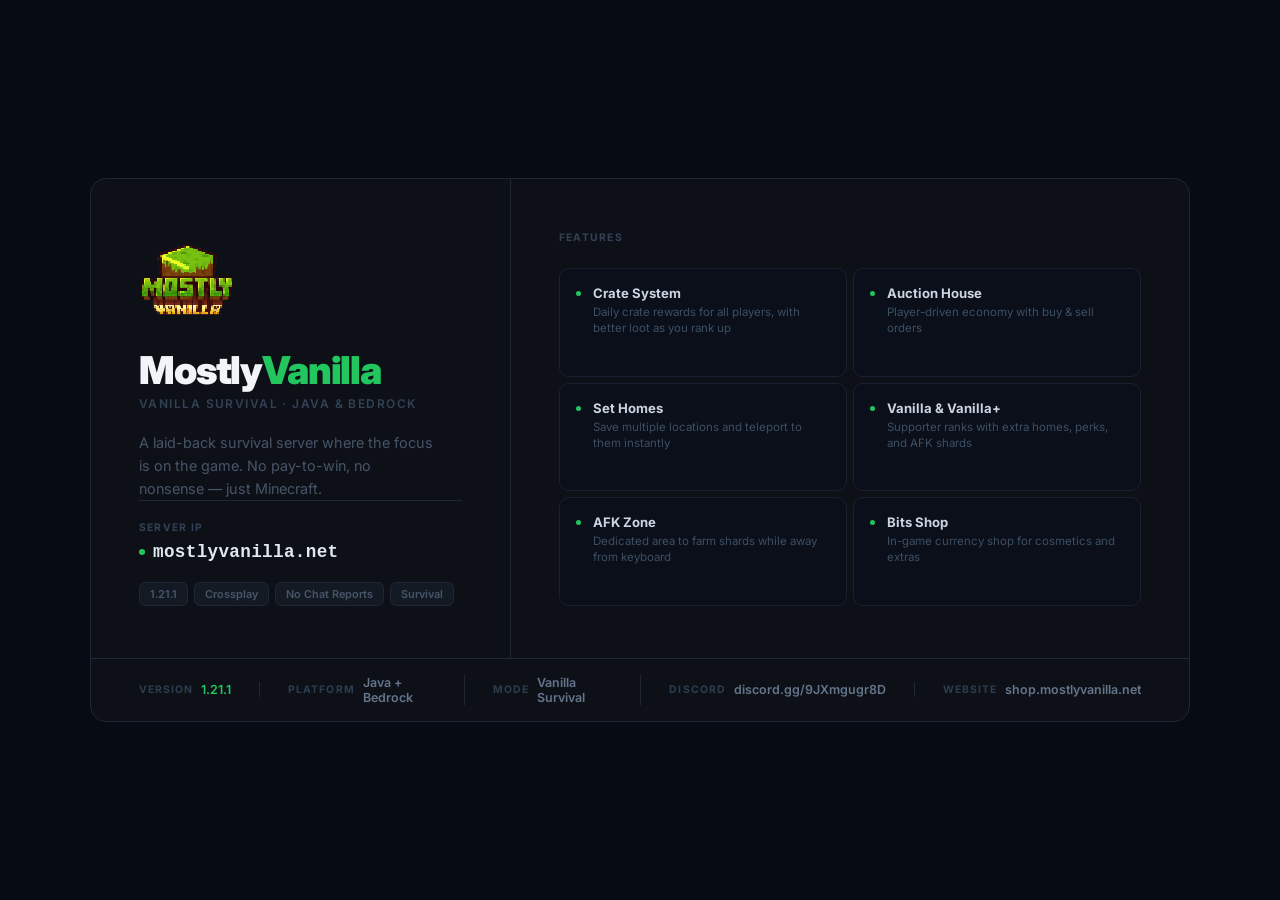
<file: graphics/server-card.html>
<!DOCTYPE html>
<html lang="en">
<head>
  <meta charset="UTF-8" />
  <title>MostlyVanilla</title>
  <link rel="preconnect" href="https://fonts.googleapis.com" />
  <link href="https://fonts.googleapis.com/css2?family=Inter:wght@400;500;600;700;800;900&display=swap" rel="stylesheet" />
  <style>
    *, *::before, *::after { box-sizing: border-box; margin: 0; padding: 0; }

    body {
      background: #060b14;
      display: flex;
      align-items: center;
      justify-content: center;
      min-height: 100vh;
      font-family: 'Inter', sans-serif;
    }

    .card {
      width: 1100px;
      background: #0d1117;
      border: 1px solid #1e2733;
      border-radius: 16px;
      overflow: hidden;
      display: grid;
      grid-template-columns: 420px 1fr;
      grid-template-rows: 1fr auto;
    }

    /* ── Left ── */
    .left {
      padding: 52px 48px;
      border-right: 1px solid #1e2733;
      display: flex;
      flex-direction: column;
      justify-content: space-between;
    }

    .top {
      display: flex;
      flex-direction: column;
    }

    .server-icon {
      width: 96px;
      height: 96px;
      border-radius: 14px;
      image-rendering: pixelated;
      margin-bottom: 24px;
    }

    .server-name {
      font-size: 2.4rem;
      font-weight: 900;
      color: #f1f5f9;
      letter-spacing: -.03em;
      line-height: 1;
      margin-bottom: 6px;
    }

    .server-name em {
      font-style: normal;
      color: #22c55e;
    }

    .game-type {
      font-size: .75rem;
      font-weight: 600;
      color: #334155;
      text-transform: uppercase;
      letter-spacing: .12em;
      margin-bottom: 20px;
    }

    .description {
      font-size: .9rem;
      color: #475569;
      line-height: 1.6;
      max-width: 300px;
    }

    .bottom {
      display: flex;
      flex-direction: column;
      gap: 20px;
    }

    .divider {
      width: 100%;
      height: 1px;
      background: #1e2733;
    }

    .ip-label {
      font-size: .65rem;
      font-weight: 700;
      color: #334155;
      text-transform: uppercase;
      letter-spacing: .12em;
      margin-bottom: 8px;
    }

    .ip-row {
      display: flex;
      align-items: center;
      gap: 8px;
    }

    .ip-dot {
      width: 6px;
      height: 6px;
      border-radius: 50%;
      background: #22c55e;
      flex-shrink: 0;
    }

    .ip-addr {
      font-size: 1.1rem;
      font-weight: 700;
      color: #e2e8f0;
      font-family: 'Courier New', monospace;
      letter-spacing: .02em;
    }

    .tags {
      display: flex;
      flex-wrap: wrap;
      gap: 6px;
    }

    .tag {
      font-size: .68rem;
      font-weight: 600;
      color: #475569;
      background: #131a24;
      border: 1px solid #1e2733;
      border-radius: 6px;
      padding: 4px 10px;
    }

    /* ── Right ── */
    .right {
      padding: 52px 48px;
      display: flex;
      flex-direction: column;
    }

    .section-label {
      font-size: .65rem;
      font-weight: 700;
      color: #334155;
      text-transform: uppercase;
      letter-spacing: .12em;
      margin-bottom: 24px;
    }

    .features {
      display: grid;
      grid-template-columns: 1fr 1fr;
      gap: 6px;
      flex: 1;
    }

    .feat {
      display: flex;
      align-items: flex-start;
      gap: 12px;
      padding: 16px;
      border-radius: 10px;
      border: 1px solid #1a2030;
      background: #0a0f1a;
    }

    .feat-dot {
      width: 5px;
      height: 5px;
      border-radius: 50%;
      background: #22c55e;
      margin-top: 6px;
      flex-shrink: 0;
    }

    .feat-title {
      font-size: .82rem;
      font-weight: 700;
      color: #cbd5e1;
      margin-bottom: 3px;
    }

    .feat-sub {
      font-size: .72rem;
      color: #3d4f63;
      line-height: 1.4;
    }

    /* ── Footer bar ── */
    .footer {
      grid-column: 1 / -1;
      border-top: 1px solid #1e2733;
      padding: 16px 48px;
      display: flex;
      align-items: center;
      gap: 0;
    }

    .footer-item {
      display: flex;
      align-items: center;
      gap: 8px;
      padding-right: 28px;
      margin-right: 28px;
      border-right: 1px solid #1e2733;
    }

    .footer-item:last-child {
      border-right: none;
      padding-right: 0;
      margin-right: 0;
    }

    .footer-key {
      font-size: .65rem;
      font-weight: 700;
      color: #2d3d50;
      text-transform: uppercase;
      letter-spacing: .1em;
    }

    .footer-val {
      font-size: .78rem;
      font-weight: 600;
      color: #64748b;
    }

    .footer-val.accent { color: #22c55e; }
  </style>
</head>
<body>

<div class="card">

  <!-- LEFT -->
  <div class="left">
    <div class="top">
      <img class="server-icon" src="../server-icon.png" alt="MostlyVanilla" />
      <div class="server-name">Mostly<em>Vanilla</em></div>
      <div class="game-type">Vanilla Survival · Java &amp; Bedrock</div>
      <p class="description">A laid-back survival server where the focus is on the game. No pay-to-win, no nonsense — just Minecraft.</p>
    </div>

    <div class="bottom">
      <div class="divider"></div>
      <div>
        <div class="ip-label">Server IP</div>
        <div class="ip-row">
          <div class="ip-dot"></div>
          <div class="ip-addr">mostlyvanilla.net</div>
        </div>
      </div>
      <div class="tags">
        <span class="tag">1.21.1</span>
        <span class="tag">Crossplay</span>
        <span class="tag">No Chat Reports</span>
        <span class="tag">Survival</span>
      </div>
    </div>
  </div>

  <!-- RIGHT -->
  <div class="right">
    <div class="section-label">Features</div>
    <div class="features">

      <div class="feat">
        <div class="feat-dot"></div>
        <div>
          <div class="feat-title">Crate System</div>
          <div class="feat-sub">Daily crate rewards for all players, with better loot as you rank up</div>
        </div>
      </div>

      <div class="feat">
        <div class="feat-dot"></div>
        <div>
          <div class="feat-title">Auction House</div>
          <div class="feat-sub">Player-driven economy with buy &amp; sell orders</div>
        </div>
      </div>

      <div class="feat">
        <div class="feat-dot"></div>
        <div>
          <div class="feat-title">Set Homes</div>
          <div class="feat-sub">Save multiple locations and teleport to them instantly</div>
        </div>
      </div>

      <div class="feat">
        <div class="feat-dot"></div>
        <div>
          <div class="feat-title">Vanilla &amp; Vanilla+</div>
          <div class="feat-sub">Supporter ranks with extra homes, perks, and AFK shards</div>
        </div>
      </div>

      <div class="feat">
        <div class="feat-dot"></div>
        <div>
          <div class="feat-title">AFK Zone</div>
          <div class="feat-sub">Dedicated area to farm shards while away from keyboard</div>
        </div>
      </div>

      <div class="feat">
        <div class="feat-dot"></div>
        <div>
          <div class="feat-title">Bits Shop</div>
          <div class="feat-sub">In-game currency shop for cosmetics and extras</div>
        </div>
      </div>

    </div>
  </div>

  <!-- FOOTER -->
  <div class="footer">
    <div class="footer-item">
      <span class="footer-key">Version</span>
      <span class="footer-val accent">1.21.1</span>
    </div>
    <div class="footer-item">
      <span class="footer-key">Platform</span>
      <span class="footer-val">Java + Bedrock</span>
    </div>
    <div class="footer-item">
      <span class="footer-key">Mode</span>
      <span class="footer-val">Vanilla Survival</span>
    </div>
    <div class="footer-item">
      <span class="footer-key">Discord</span>
      <span class="footer-val">discord.gg/9JXmgugr8D</span>
    </div>
    <div class="footer-item">
      <span class="footer-key">Website</span>
      <span class="footer-val">shop.mostlyvanilla.net</span>
    </div>
  </div>

</div>

</body>
</html>
</file>
<file: style.css>
@import url('https://fonts.googleapis.com/css2?family=Inter:wght@400;500;600;700;800;900&display=swap');

*, *::before, *::after { box-sizing: border-box; margin: 0; padding: 0; }

:root {
  --bg: #ffffff;
  --bg-alt: #f0fdf4;
  --surface: #f8fafc;
  --border: #e2e8f0;
  --border-green: #bbf7d0;
  --green-50: #f0fdf4;
  --green-100: #dcfce7;
  --green-500: #22c55e;
  --green-600: #16a34a;
  --green-700: #15803d;
  --text: #0f172a;
  --text-muted: #475569;
  --text-subtle: #94a3b8;
  --nav-h: 68px;
  --radius: 12px;
  --radius-lg: 18px;
  --shadow-sm: 0 1px 3px rgba(0,0,0,.07), 0 1px 2px rgba(0,0,0,.05);
  --shadow-md: 0 4px 20px rgba(0,0,0,.09);
  --shadow-green: 0 4px 20px rgba(22,163,74,.22);
  --ease: cubic-bezier(.4,0,.2,1);
}

html { scroll-behavior: smooth; }

body {
  font-family: 'Inter', system-ui, -apple-system, sans-serif;
  background: var(--bg);
  color: var(--text);
  line-height: 1.6;
  -webkit-font-smoothing: antialiased;
  overflow-x: hidden;
}

img { max-width: 100%; display: block; }
a { text-decoration: none; color: inherit; }

/* ── Typography ── */
h1, h2, h3, h4 { line-height: 1.15; font-weight: 800; letter-spacing: -0.025em; }
h1 { font-size: clamp(2.4rem, 6vw, 4.25rem); }
h2 { font-size: clamp(1.75rem, 4vw, 2.75rem); }
h3 { font-size: 1.15rem; font-weight: 700; }
p { color: var(--text-muted); line-height: 1.75; }

.section-label {
  display: inline-block;
  font-size: 0.72rem;
  font-weight: 700;
  letter-spacing: 0.12em;
  text-transform: uppercase;
  color: var(--green-700);
  background: var(--green-100);
  padding: 4px 14px;
  border-radius: 99px;
  margin-bottom: 1rem;
}

/* ── Buttons ── */
.btn {
  display: inline-flex;
  align-items: center;
  gap: 8px;
  padding: 12px 22px;
  border-radius: var(--radius);
  font-size: 0.9rem;
  font-weight: 600;
  cursor: pointer;
  border: none;
  transition: background 180ms var(--ease), box-shadow 180ms var(--ease), transform 180ms var(--ease), border-color 180ms var(--ease), color 180ms var(--ease);
  white-space: nowrap;
}
.btn-primary { background: var(--green-600); color: #fff; }
.btn-primary:hover { background: var(--green-700); box-shadow: var(--shadow-green); transform: translateY(-1px); }

.btn-outline { background: transparent; color: var(--text); border: 1.5px solid var(--border); }
.btn-outline:hover { border-color: var(--green-600); color: var(--green-600); transform: translateY(-1px); }

.btn-discord { background: #5865f2; color: #fff; }
.btn-discord:hover { background: #4752c4; box-shadow: 0 4px 20px rgba(88,101,242,.3); transform: translateY(-1px); }

.btn-lg { padding: 15px 30px; font-size: 1rem; }

/* ── Layout ── */
.container { max-width: 1080px; margin: 0 auto; padding: 0 24px; }
.section { padding: 96px 0; }
.section-alt { background: var(--bg-alt); }

/* ── NAV ── */
.nav {
  position: fixed;
  top: 0; left: 0; right: 0;
  z-index: 100;
  height: var(--nav-h);
  background: rgba(255,255,255,.82);
  backdrop-filter: blur(14px);
  -webkit-backdrop-filter: blur(14px);
  border-bottom: 1px solid transparent;
  transition: border-color 200ms var(--ease), box-shadow 200ms var(--ease);
}
.nav.scrolled { border-bottom-color: var(--border); box-shadow: var(--shadow-sm); }
.nav-inner { display: flex; align-items: center; height: 100%; }
.nav-logo { height: 36px; width: 36px; border-radius: 6px; object-fit: cover; }

.nav-links {
  display: flex;
  align-items: center;
  gap: 2px;
  list-style: none;
  margin: 0 auto 0 28px;
}
.nav-links a {
  font-size: 0.875rem;
  font-weight: 500;
  color: var(--text-muted);
  padding: 6px 11px;
  border-radius: 8px;
  transition: color 160ms, background 160ms;
}
.nav-links a:hover, .nav-links a.active {
  color: var(--green-600);
  background: var(--green-50);
}
.nav-discord-btn { margin-left: 20px; }

.nav-hamburger {
  display: none;
  flex-direction: column;
  gap: 5px;
  background: none;
  border: none;
  cursor: pointer;
  padding: 8px;
  margin-left: auto;
}
.nav-hamburger span {
  display: block;
  width: 22px;
  height: 2px;
  background: var(--text);
  border-radius: 2px;
  transition: all 200ms var(--ease);
}
.nav-hamburger.open span:nth-child(1) { transform: translateY(7px) rotate(45deg); }
.nav-hamburger.open span:nth-child(2) { opacity: 0; transform: scaleX(0); }
.nav-hamburger.open span:nth-child(3) { transform: translateY(-7px) rotate(-45deg); }

.nav-mobile {
  display: none;
  position: fixed;
  top: var(--nav-h); left: 0; right: 0;
  background: #fff;
  border-bottom: 1px solid var(--border);
  padding: 12px 24px 20px;
  z-index: 99;
  box-shadow: var(--shadow-md);
}
.nav-mobile.open { display: block; }
.nav-mobile a {
  display: block;
  padding: 11px 0;
  font-weight: 500;
  color: var(--text-muted);
  border-bottom: 1px solid var(--border);
  transition: color 160ms;
}
.nav-mobile a:last-child { border-bottom: none; }
.nav-mobile a:hover { color: var(--green-600); }

@media (max-width: 780px) {
  .nav-links, .nav-discord-btn { display: none; }
  .nav-hamburger { display: flex; }
}

/* ── HERO ── */
.hero {
  min-height: 100vh;
  display: flex;
  align-items: center;
  padding-top: var(--nav-h);
  position: relative;
  overflow: hidden;
}
.hero-bg-dots {
  position: absolute;
  inset: 0;
  background-image: radial-gradient(circle, #cbd5e1 1px, transparent 1px);
  background-size: 28px 28px;
  opacity: 0.45;
  pointer-events: none;
  z-index: 0;
}
.hero-bg-glow {
  position: absolute;
  top: -120px; right: -160px;
  width: 650px; height: 650px;
  background: radial-gradient(circle, rgba(22,163,74,.1) 0%, transparent 65%);
  pointer-events: none;
  z-index: 0;
}
.hero-content { position: relative; z-index: 1; max-width: 680px; }

.server-status {
  display: inline-flex;
  align-items: center;
  gap: 8px;
  font-size: 0.82rem;
  font-weight: 500;
  color: var(--text-muted);
  background: var(--surface);
  border: 1px solid var(--border);
  border-radius: 99px;
  padding: 5px 14px;
  margin-bottom: 20px;
}
.status-dot {
  width: 8px; height: 8px;
  border-radius: 50%;
  flex-shrink: 0;
  animation: pulse-dot 2s ease-in-out infinite;
}
.status-dot.online { background: var(--green-500); box-shadow: 0 0 0 3px rgba(34,197,94,.2); }
.status-dot.offline { background: #f87171; animation: none; }
@keyframes pulse-dot {
  0%, 100% { box-shadow: 0 0 0 3px rgba(34,197,94,.2); }
  50% { box-shadow: 0 0 0 6px rgba(34,197,94,.05); }
}

.hero-tagline {
  font-size: clamp(1rem, 2.2vw, 1.2rem);
  color: var(--text-muted);
  margin: 1.25rem 0 2.25rem;
  min-height: 2rem;
  transition: opacity 0.3s ease, transform 0.3s ease;
}

.hero-ip {
  display: inline-flex;
  align-items: center;
  gap: 10px;
  background: var(--green-50);
  border: 1.5px solid var(--border-green);
  border-radius: var(--radius);
  padding: 10px 18px;
  font-family: 'Courier New', 'Menlo', monospace;
  font-size: 0.9rem;
  font-weight: 700;
  color: var(--text);
  cursor: pointer;
  transition: border-color 180ms, box-shadow 180ms, background 180ms;
  margin-bottom: 28px;
  letter-spacing: 0.02em;
}
.hero-ip:hover { border-color: var(--green-500); box-shadow: var(--shadow-green); }
.copy-icon { color: var(--text-subtle); transition: color 180ms; flex-shrink: 0; }
.hero-ip:hover .copy-icon { color: var(--green-600); }

.hero-ctas { display: flex; gap: 12px; flex-wrap: wrap; align-items: center; }

/* Hero entrance animations */
@keyframes fadeSlideUp {
  from { opacity: 0; transform: translateY(18px); }
  to   { opacity: 1; transform: translateY(0); }
}
.hero-anim { animation: fadeSlideUp 0.6s var(--ease) both; }
.d0 { animation-delay: 0ms; }
.d1 { animation-delay: 80ms; }
.d2 { animation-delay: 160ms; }
.d3 { animation-delay: 240ms; }
.d4 { animation-delay: 320ms; }
.d5 { animation-delay: 400ms; }

/* ── FEATURE CARDS ── */
.cards-grid { display: grid; grid-template-columns: repeat(3, 1fr); gap: 18px; }
@media (max-width: 860px) { .cards-grid { grid-template-columns: repeat(2, 1fr); } }
@media (max-width: 540px) { .cards-grid { grid-template-columns: 1fr; } }

.card {
  background: #fff;
  border: 1.5px solid var(--border);
  border-radius: var(--radius-lg);
  padding: 26px;
  transition: border-color 200ms, box-shadow 200ms, transform 200ms var(--ease);
}
.card:hover { border-color: var(--border-green); box-shadow: var(--shadow-md); transform: translateY(-3px); }
.card-icon {
  width: 44px; height: 44px;
  background: var(--green-100);
  border-radius: 10px;
  display: flex; align-items: center; justify-content: center;
  margin-bottom: 16px;
  color: var(--green-700);
}
.card-icon svg { width: 22px; height: 22px; }
.card h3 { margin-bottom: 8px; }
.card p { font-size: 0.9rem; }

/* ── CTA BANNER ── */
.cta-banner {
  background: var(--text);
  border-radius: var(--radius-lg);
  padding: 56px 48px;
  text-align: center;
  position: relative;
  overflow: hidden;
}
.cta-banner::before {
  content: '';
  position: absolute;
  top: -60px; right: -60px;
  width: 350px; height: 350px;
  background: radial-gradient(circle, rgba(34,197,94,.14) 0%, transparent 65%);
  pointer-events: none;
}
.cta-banner::after {
  content: '';
  position: absolute;
  bottom: -60px; left: -60px;
  width: 250px; height: 250px;
  background: radial-gradient(circle, rgba(34,197,94,.08) 0%, transparent 65%);
  pointer-events: none;
}
.cta-banner h2 { color: #fff; margin-bottom: 12px; }
.cta-banner p { color: #94a3b8; margin-bottom: 32px; max-width: 480px; margin-left: auto; margin-right: auto; }
.cta-actions { display: flex; gap: 12px; justify-content: center; flex-wrap: wrap; position: relative; z-index: 1; }
.btn-white { background: #fff; color: var(--text); }
.btn-white:hover { background: #f1f5f9; transform: translateY(-1px); }
.btn-ghost { background: rgba(255,255,255,.1); color: #fff; border: 1.5px solid rgba(255,255,255,.2); }
.btn-ghost:hover { background: rgba(255,255,255,.18); transform: translateY(-1px); }

/* ── PAGE HERO (inner pages) ── */
.page-hero {
  padding: calc(var(--nav-h) + 56px) 0 52px;
  background: var(--bg-alt);
  border-bottom: 1px solid var(--border);
}
.page-hero h1 { font-size: clamp(1.9rem, 5vw, 3rem); margin-bottom: 10px; }
.page-hero p { font-size: 1.05rem; max-width: 500px; }
.divider { width: 44px; height: 4px; background: var(--green-500); border-radius: 2px; margin-bottom: 16px; }

/* ── STAFF ── */
.staff-grid { display: grid; grid-template-columns: repeat(3, 1fr); gap: 18px; }
@media (max-width: 860px) { .staff-grid { grid-template-columns: repeat(2, 1fr); } }
@media (max-width: 520px) { .staff-grid { grid-template-columns: 1fr; } }

.staff-card {
  background: #fff;
  border: 1.5px solid var(--border);
  border-radius: var(--radius-lg);
  padding: 24px;
  transition: border-color 200ms, box-shadow 200ms, transform 200ms var(--ease);
}
.staff-card:hover { border-color: var(--border-green); box-shadow: var(--shadow-md); transform: translateY(-3px); }
.staff-avatar {
  width: 60px; height: 60px;
  border-radius: 12px;
  background: var(--bg-alt);
  overflow: hidden;
  border: 2px solid var(--border);
  margin-bottom: 14px;
}
.staff-avatar img { width: 100%; height: 100%; object-fit: cover; image-rendering: pixelated; }
.staff-name { font-size: 1rem; font-weight: 700; margin-bottom: 6px; }
.staff-desc { font-size: 0.82rem; color: var(--text-muted); margin-top: 4px; line-height: 1.5; }

.role-badge {
  display: inline-block;
  font-size: 0.68rem;
  font-weight: 700;
  letter-spacing: 0.09em;
  text-transform: uppercase;
  padding: 3px 10px;
  border-radius: 99px;
}
.badge-owner  { background: #fef3c7; color: #92400e; }
.badge-admin  { background: #fee2e2; color: #991b1b; }
.badge-mod    { background: #dbeafe; color: #1e40af; }
.badge-helper { background: var(--green-100); color: var(--green-700); }
.badge-builder{ background: #f3e8ff; color: #6b21a8; }

.staff-apply {
  border: 2px dashed var(--border-green);
  background: var(--green-50);
  display: flex;
  flex-direction: column;
  align-items: flex-start;
  justify-content: center;
}
.staff-apply:hover { border-color: var(--green-500); background: var(--green-100); }

/* ── RULES ── */
.rules-list { display: flex; flex-direction: column; gap: 10px; }
.rule-item {
  display: flex;
  gap: 18px;
  align-items: flex-start;
  padding: 22px 24px;
  background: #fff;
  border: 1.5px solid var(--border);
  border-radius: var(--radius);
  transition: border-color 200ms, transform 200ms var(--ease);
}
.rule-item:hover { border-color: var(--border-green); transform: translateX(3px); }
.rule-num {
  flex-shrink: 0;
  width: 34px; height: 34px;
  border-radius: 8px;
  background: var(--green-100);
  color: var(--green-700);
  font-weight: 800;
  font-size: 0.85rem;
  display: flex; align-items: center; justify-content: center;
  margin-top: 1px;
}
.rule-title { font-weight: 700; margin-bottom: 4px; font-size: 0.95rem; }
.rule-desc { font-size: 0.875rem; color: var(--text-muted); line-height: 1.65; }

/* ── VOTE ── */
.vote-list { display: flex; flex-direction: column; gap: 12px; }
.vote-card {
  display: flex;
  align-items: center;
  gap: 20px;
  padding: 22px 24px;
  background: #fff;
  border: 1.5px solid var(--border);
  border-radius: var(--radius-lg);
  transition: border-color 200ms, box-shadow 200ms, transform 200ms var(--ease);
}
.vote-card:hover { border-color: var(--border-green); box-shadow: var(--shadow-md); transform: translateY(-2px); }
.vote-icon {
  width: 44px; height: 44px;
  background: var(--green-100);
  border-radius: 10px;
  display: flex; align-items: center; justify-content: center;
  color: var(--green-700);
  flex-shrink: 0;
}
.vote-icon svg { width: 20px; height: 20px; }
.vote-info { flex: 1; }
.vote-name { font-weight: 700; font-size: 0.95rem; }
.vote-desc { font-size: 0.83rem; color: var(--text-muted); margin-top: 2px; }
.vote-btn {
  flex-shrink: 0;
  display: inline-flex;
  align-items: center;
  gap: 6px;
  padding: 9px 18px;
  background: var(--green-600);
  color: #fff;
  border-radius: 9px;
  font-size: 0.83rem;
  font-weight: 600;
  transition: background 180ms, box-shadow 180ms, transform 180ms;
}
.vote-btn:hover { background: var(--green-700); box-shadow: var(--shadow-green); transform: translateY(-1px); }

/* ── STORE ── */
.steps-grid { display: grid; grid-template-columns: repeat(3, 1fr); gap: 18px; }
@media (max-width: 700px) { .steps-grid { grid-template-columns: 1fr; } }

.step-card {
  background: #fff;
  border: 1.5px solid var(--border);
  border-radius: var(--radius-lg);
  padding: 28px 24px;
  text-align: center;
  transition: border-color 200ms, box-shadow 200ms, transform 200ms;
}
.step-card:hover { border-color: var(--border-green); box-shadow: var(--shadow-md); transform: translateY(-3px); }
.step-num {
  width: 48px; height: 48px;
  background: var(--green-600);
  color: #fff;
  border-radius: 12px;
  font-size: 1.25rem;
  font-weight: 800;
  display: flex; align-items: center; justify-content: center;
  margin: 0 auto 16px;
}
.step-card h3 { margin-bottom: 8px; font-size: 1rem; }
.step-card p { font-size: 0.875rem; }

.perk-grid { display: grid; grid-template-columns: repeat(2, 1fr); gap: 14px; }
@media (max-width: 600px) { .perk-grid { grid-template-columns: 1fr; } }

.perk-card {
  display: flex;
  gap: 16px;
  align-items: flex-start;
  padding: 20px;
  background: #fff;
  border: 1.5px solid var(--border);
  border-radius: var(--radius);
  transition: border-color 200ms;
}
.perk-card:hover { border-color: var(--border-green); }
.perk-icon {
  width: 40px; height: 40px;
  background: var(--green-100);
  border-radius: 9px;
  display: flex; align-items: center; justify-content: center;
  flex-shrink: 0;
  color: var(--green-700);
}
.perk-icon svg { width: 18px; height: 18px; }
.perk-title { font-weight: 700; font-size: 0.92rem; margin-bottom: 4px; }
.perk-desc { font-size: 0.82rem; color: var(--text-muted); line-height: 1.55; }

/* ── FOOTER ── */
.footer { background: #0f172a; padding: 52px 0 36px; }
.footer-inner { display: flex; flex-direction: column; align-items: center; text-align: center; gap: 0; }
.footer-logo { height: 34px; width: auto; margin-bottom: 20px; opacity: 0.85; }
.footer-links { display: flex; justify-content: center; gap: 20px; list-style: none; flex-wrap: wrap; margin-bottom: 24px; }
.footer-links a { font-size: 0.83rem; color: #64748b; transition: color 160ms; }
.footer-links a:hover { color: var(--green-500); }
.footer-copy { font-size: 0.77rem; color: #334155; }
.footer-sep { width: 1px; height: 14px; background: #1e293b; }

/* ── SCROLL REVEAL (disabled) ── */
.reveal { opacity: 1; transform: none; }

/* ── Discord button icon hidden ── */
.btn-discord svg { display: none; }

@media (prefers-reduced-motion: reduce) {
  .hero-anim { animation: none; }
  .status-dot { animation: none; }
  * { transition-duration: 0.01ms !important; animation-duration: 0.01ms !important; }
}

/* ── Rank grid (store page) ── */
@media (max-width: 600px) {
  [style*="grid-template-columns:repeat(2,1fr)"] { grid-template-columns: 1fr !important; }
}

/* ── Why grid (home page) ── */
.why-grid { display: grid; grid-template-columns: 1fr 1fr; gap: 60px; align-items: center; }
@media (max-width: 780px) { .why-grid { grid-template-columns: 1fr; gap: 40px; } }

/* ── Misc ── */
.text-green { color: var(--green-600); }
.mb-2 { margin-bottom: 8px; }
.mb-4 { margin-bottom: 16px; }
.mb-6 { margin-bottom: 24px; }
.mb-12 { margin-bottom: 48px; }

@media (max-width: 540px) {
  .section { padding: 64px 0; }
  .cta-banner { padding: 40px 24px; }
  .hero-ctas { flex-direction: column; align-items: flex-start; }
}
</file>
